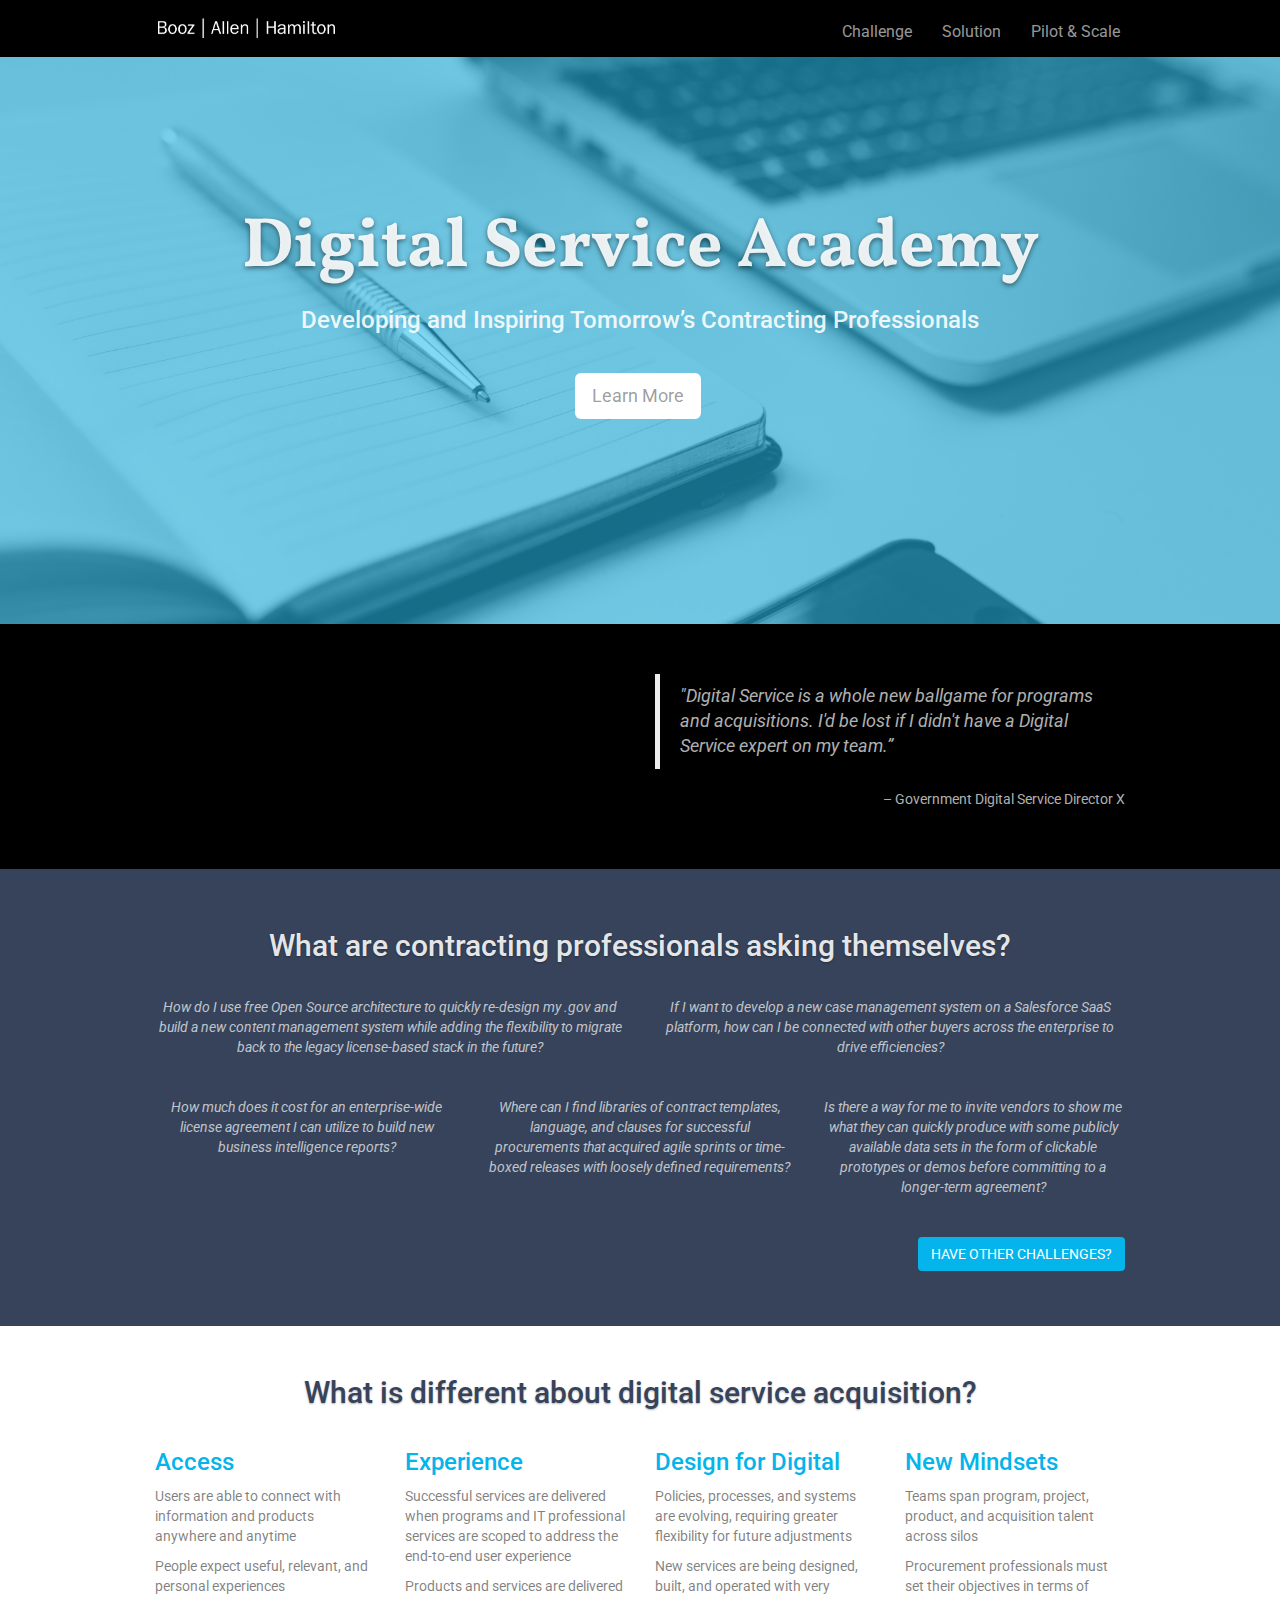
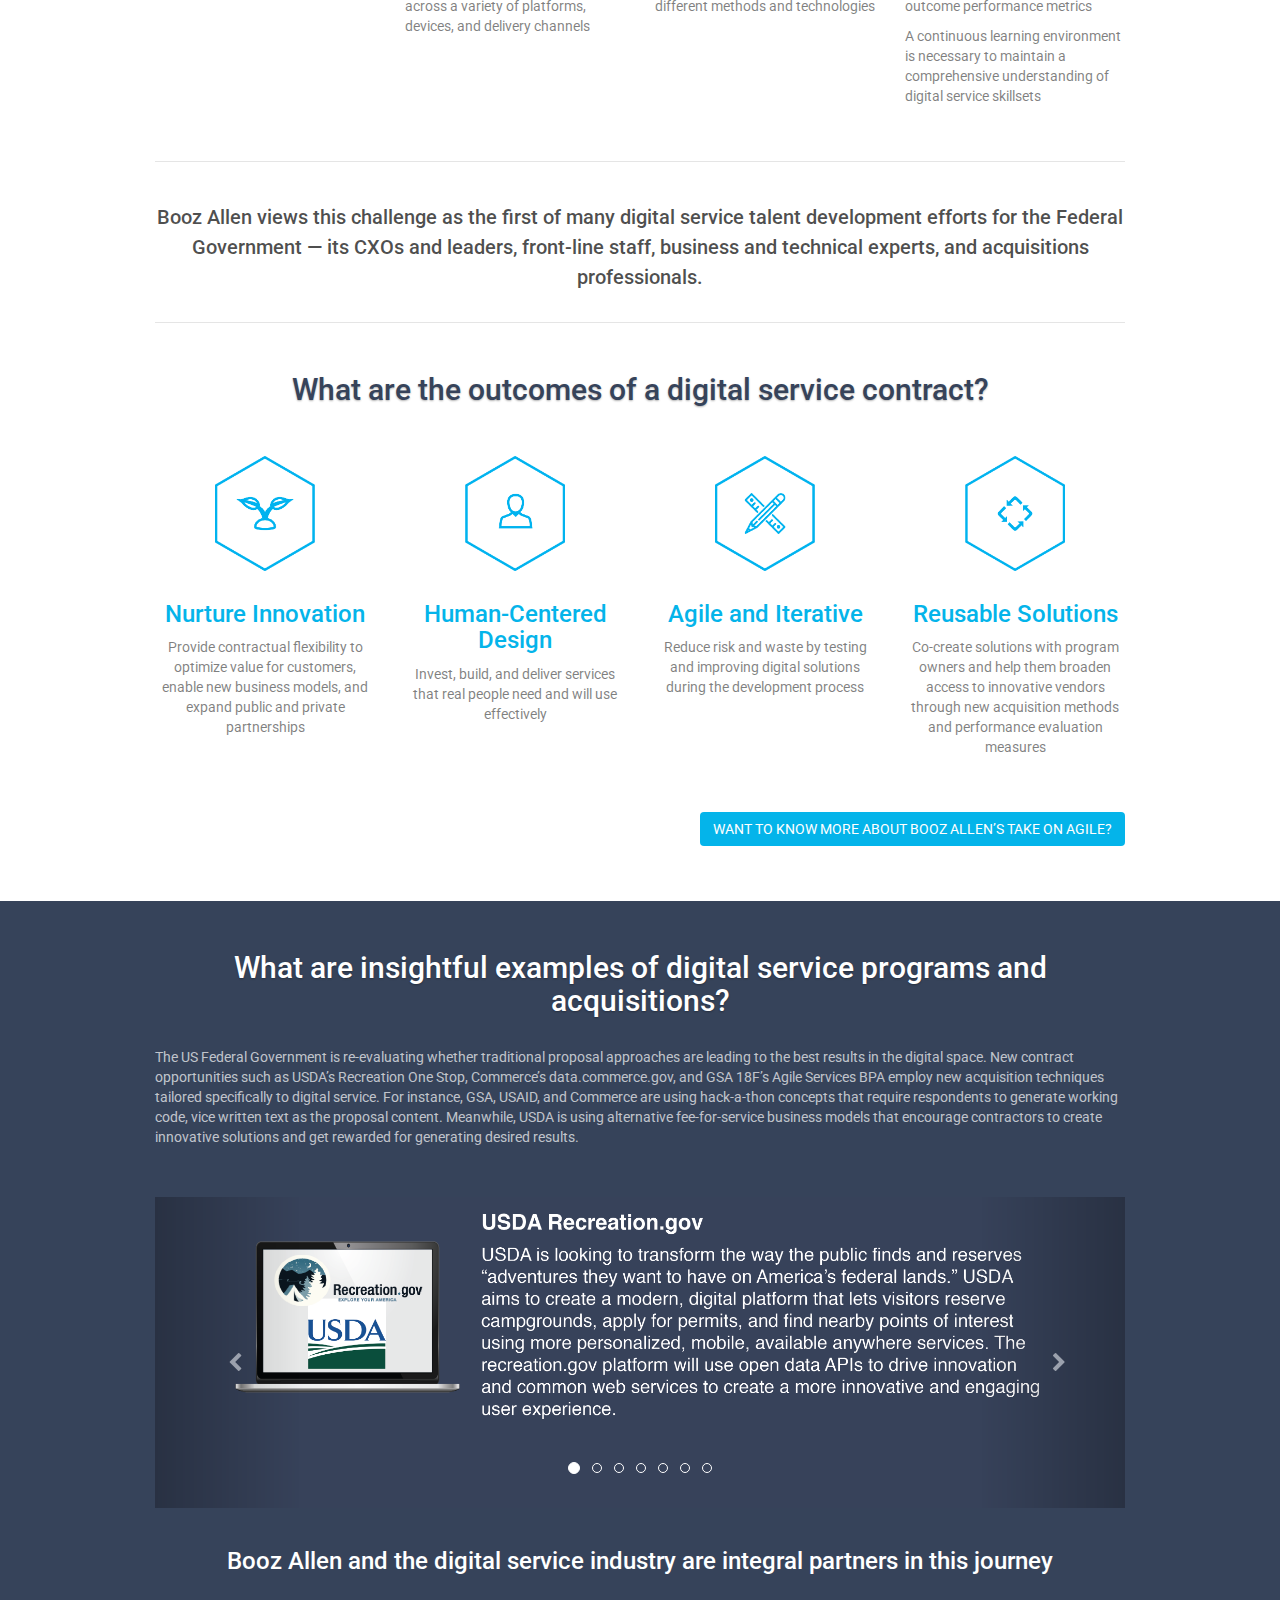
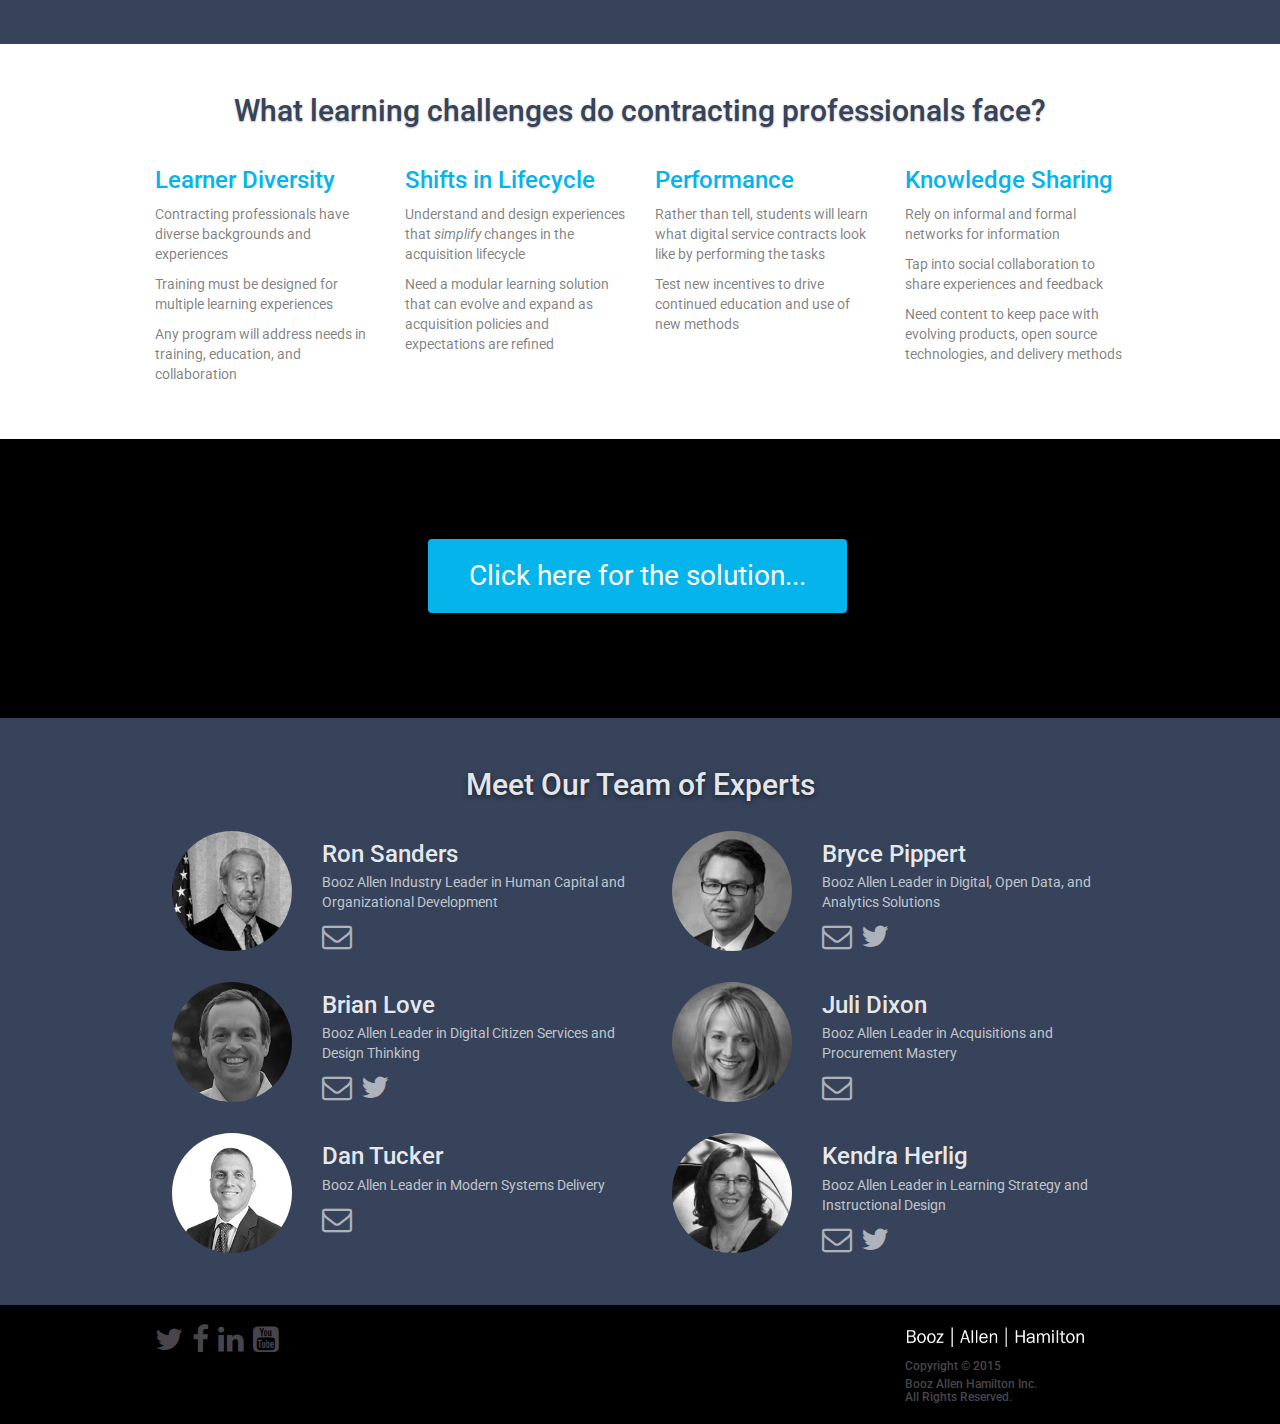
<file: index.html>
<!doctype html>
<html>

<head>
  <meta charset="utf-8">
  <meta name="keywords" content="">
  <meta name="description" content="">
  <link rel="shortcut icon" type="image/png" href="favicon.png" />
  <meta name="viewport" content="width=device-width, initial-scale=1, user-scalable=0">
  <link rel="stylesheet" type="text/css" href="./css/bootstrap.css">
  <link rel="stylesheet" id="ppstyle" type="text/css" href="style.css">
  <link rel='stylesheet' href='./css/font-awesome.min.css' />
  <link href='http://fonts.googleapis.com/css?family=Roboto&subset=latin,latin-ext' rel='stylesheet' type='text/css'>
  <link href='http://fonts.googleapis.com/css?family=Vollkorn&subset=latin,latin-ext' rel='stylesheet' type='text/css'>
  <script src="./js/jquery-2.1.0.min.js"></script>
  <script src="./js/bootstrap.js"></script>
  <script src="./js/blocs.js"></script>

  <!-- Google Analytics -->
  <script>
    (function(i, s, o, g, r, a, m) {
      i['GoogleAnalyticsObject'] = r;
      i[r] = i[r] || function() {
        (i[r].q = i[r].q || []).push(arguments)
      }, i[r].l = 1 * new Date();
      a = s.createElement(o),
        m = s.getElementsByTagName(o)[0];
      a.async = 1;
      a.src = g;
      m.parentNode.insertBefore(a, m)
    })(window, document, 'script', '//www.google-analytics.com/analytics.js', 'ga');

    ga('create', 'UA-63076956-2', 'auto', {
      'cookiePath': '/digital-service-academy/'
    });
    ga('send', 'pageview');
  </script>
  <!-- Google Analytics END -->

  <title>Digital Service Academy</title>
</head>

<body>
  <!-- Main container -->
  <div class="page-container">

    <!-- Navigation Bloc -->
    <div class="bloc bgc-black d-bloc navbar-fixed-top" id="nav-bloc">
      <div class="container">
        <nav class="navbar row">
          <div class="navbar-header">
            <a class="navbar-brand" href="http://www.bah.com">
              <img src="img/booz-allen-logo.png" height="25px" />
            </a>
            <button id="nav-toggle" type="button" class="ui-navbar-toggle navbar-toggle" data-toggle="collapse" data-target=".navbar-1">
              <span class="sr-only">Toggle navigation</span>
              <span class="icon-bar"></span>
              <span class="icon-bar"></span>
              <span class="icon-bar"></span>
            </button>
          </div>
          <div class="collapse navbar-collapse navbar-1">
            <ul class="site-navigation nav navbar-nav">
              <li>
                <a href="index.html">Challenge</a>
              </li>
              <li>
                <a href="solution.html">Solution</a>
              </li>
              <li>
                <a href="pilot.html">Pilot &amp; Scale</a>
              </li>
            </ul>
          </div>
        </nav>
      </div>
    </div>
    <!-- Navigation Bloc END -->

    <!-- home-hero -->
    <div class="bloc b-parallax bgc-black bg-course-blue3 d-bloc" id="home-hero">
      <div class="container bloc-xxl">
        <div class="row">
          <div class="col-sm-12">
            <h1 class="mg-md text-center  lg-shadow">
              Digital Service Academy
            </h1>
            <h3 class="text-center mg-lg">
              Developing and Inspiring Tomorrow&rsquo;s Contracting Professionals
            </h3>
            <div class="text-center">
              <a class="btn   btn-lg btn-white" onclick="scrollToTarget('#main-one')">Learn More</a>
            </div>
          </div>
        </div>
      </div>
    </div>
    <!-- home-hero END -->

    <!-- bloc-2 -->
    <div class="bloc bgc-black d-bloc" id="bloc-2">
      <div class="container bloc-md">
        <div class="row">
          <div class="col-sm-6">
            <p class="text-left text-center">
            </p>
          </div>
          <div class="col-sm-6">
            <blockquote>
              <p class="text-left">
                <i>"Digital Service is a whole new ballgame for programs and acquisitions. I'd be lost if I didn't have a Digital Service expert on my team.”</i>
              </p>
            </blockquote>
            <p class="text-left text-right">
              – Government Digital Service Director X
            </p>
          </div>
        </div>
      </div>
    </div>
    <!-- bloc-2 END -->

    <!-- main-one -->
    <div class="bloc bgc-charcoal d-bloc" id="main-one">
      <div class="container bloc-md">
        <div class="row">
          <div class="col-sm-12">
            <h2 class="text-center sm-shadow mg-sm">
              What are contracting professionals asking themselves?
            </h2>
          </div>
        </div>
        <div class="row voffset">
          <div class="col-sm-6">
            <p class="text-center">
              <i>How do I use free Open Source architecture to quickly re-design my .gov and build a new content management system while adding the flexibility to migrate back to the legacy license-based stack in the future?</i>
            </p>
          </div>
          <div class="col-sm-6">
            <p class="text-center">
              <i>If I want to develop a new case management system on a Salesforce SaaS platform, how can I be connected with other buyers across the enterprise to drive efficiencies?</i>
            </p>
          </div>
        </div>
        <div class="row voffset">
          <div class="col-sm-4">
            <p class="text-center">
              <i>How much does it cost for an enterprise-wide license agreement I can utilize to build new business intelligence reports?</i>
            </p>
          </div>
          <div class="col-sm-4">
            <p class="text-center">
              <i>Where can I find libraries of contract templates, language, and clauses for successful procurements that acquired agile sprints or time-boxed releases with loosely defined requirements?</i>
            </p>
          </div>
          <div class="col-sm-4">
            <p class="text-center">
              <i>Is there a way for me to invite vendors to show me what they can quickly produce with some publicly available data sets in the form of clickable prototypes or demos before committing to a longer-term agreement?</i>
            </p>
          </div>
        </div>
        <div class="row voffset">
          <div class="col-sm-12">
            <a href="https://github.com/booz-allen-hamilton/digital-service-academy/blob/gh-pages/_docs/challenges.md" class="btn  pull-right btn-cyan-process" data-placement="top" data-toggle="tooltip" title="Submit them here!" target="_blank">HAVE OTHER CHALLENGES?</a>
          </div>
        </div>
      </div>
    </div>
    <!-- main-one END -->

    <!-- bloc-4 -->
    <div class="bloc bgc-white l-bloc" id="bloc-4">
      <div class="container bloc-md">
        <div class="row">
          <div class="col-sm-12">
            <h2 class="text-center tc-charcoal sm-shadow mg-clear">
              What is different about digital service acquisition?
            </h2>
          </div>
        </div>
        <div class="row voffset">
          <div class="col-sm-3">
            <h3 class="tc-cyan-process mg-sm">
              Access
            </h3>
            <p class="mg-sm">
              Users are able to connect with information and products anywhere and anytime
            </p>
            <p class="mg-sm">
              People expect useful, relevant, and personal experiences
            </p>
          </div>
          <div class="col-sm-3">
            <h3 class="tc-cyan-process mg-sm">
              Experience
            </h3>
            <p class="mg-sm">
              Successful services are delivered when programs and IT professional services are scoped to address the end-to-end user experience
            </p>
            <p class="mg-sm">
              Products and services are delivered across a variety of platforms, devices, and delivery channels
            </p>
          </div>
          <div class="col-sm-3">
            <h3 class="tc-cyan-process mg-sm">
              Design for Digital
            </h3>
            <p class="mg-sm">
              Policies, processes, and systems are evolving, requiring greater flexibility for future adjustments
            </p>
            <p class="mg-sm">
              New services are being designed, built, and operated with very different methods and technologies
            </p>
          </div>
          <div class="col-sm-3">
            <h3 class="tc-cyan-process mg-sm">
              New Mindsets
            </h3>
            <p class="mg-sm">
              Teams span program, project, product, and acquisition talent across silos
            </p>
            <p class="mg-sm">
              Procurement professionals must set their objectives in terms of outcome performance metrics
            </p>
            <p class="mg-sm">
              A continuous learning environment is necessary to maintain a comprehensive understanding of digital service skillsets
            </p>
          </div>
        </div>
      </div>
    </div>
    <!-- bloc-4 END -->

    <!-- bloc-5 -->
    <div class="bloc bgc-white l-bloc" id="bloc-5">
      <div class="container b-divider bloc-sm">
        <div class="row">
          <div class="col-sm-12">
            <h3 class="text-center ">
              Booz Allen views this challenge as the first of many digital service talent development efforts for the Federal Government — its CXOs and leaders, front-line staff, business and technical experts, and acquisitions professionals.
            </h3>
          </div>
        </div>
      </div>
    </div>
    <!-- bloc-5 END -->

    <!-- bloc-6 -->
    <div class="bloc l-bloc bgc-white" id="bloc-6">
      <div class="container bloc-md">
        <div class="row">
          <div class="col-sm-12">
            <h2 class="text-center sm-shadow mg-clear tc-charcoal">
              What are the outcomes of a digital service contract?
            </h2>
          </div>
        </div>
        <div class="row voffset-md">
          <div class="col-sm-3">
            <img src="img/icon_outcomes-01.png" class="img-responsive center-block mg-md" width="100px" />
            <h3 class="tc-cyan-process mg-sm text-left text-center">
              Nurture Innovation
            </h3>
            <p class="text-left text-center mg-sm">
              Provide contractual flexibility to optimize value for customers, enable new business models, and expand public and private partnerships
            </p>
          </div>
          <div class="col-sm-3">
            <img src="img/icon_outcomes-02.png" class="img-responsive center-block mg-md" width="100px" />
            <h3 class="tc-cyan-process mg-sm text-center">
              Human-Centered Design
            </h3>
            <p class="text-left text-center mg-sm">
              Invest, build, and deliver services that real people need and will use effectively
            </p>
          </div>
          <div class="col-sm-3">
            <img src="img/icon_outcomes-03.png" class="img-responsive center-block mg-md" width="100px" />
            <h3 class="tc-cyan-process mg-sm text-center">
              Agile and Iterative
            </h3>
            <p class="text-left text-center mg-sm">
              Reduce risk and waste by testing and improving digital solutions during the development process
            </p>
          </div>
          <div class="col-sm-3">
            <img src="img/icon_outcomes-04.png" class="img-responsive center-block mg-md" width="100px" />
            <h3 class="tc-cyan-process mg-sm text-center">
              Reusable Solutions
            </h3>
            <p class="text-left text-center mg-sm">
              Co-create solutions with program owners and help them broaden access to innovative vendors through new acquisition methods and performance evaluation measures
            </p>
          </div>
        </div>
        <div class="row voffset-md voffset">
          <div class="col-sm-12">
            <a href="https://github.com/booz-allen-hamilton/Agile-In-Government-Viewpoint/blob/master/Agile-in-Government-Viewpoint.pdf" class="btn  pull-right btn-cyan-process" data-placement="top" data-toggle="tooltip" title="Click here!" target="_blank">WANT TO KNOW MORE ABOUT BOOZ ALLEN&rsquo;S TAKE ON AGILE?</a>
          </div>
        </div>
      </div>
    </div>
    <!-- bloc-6 END -->

    <!-- bloc-7 -->
    <div class="bloc bgc-charcoal d-bloc" id="bloc-7">
      <div class="container">
        <div class="row voffset-md">
          <div class="col-sm-12">
            <h2 class="text-center sm-shadow mg-clear tc-white">
              What are insightful examples of digital service programs and acquisitions?
            </h2>
          </div>
        </div>
        <div class="row voffset">
          <div class="col-sm-12">
            <p class="mg-clear">
              The US Federal Government is re-evaluating whether traditional proposal approaches are leading to the best results in the digital space. New contract opportunities such as USDA&rsquo;s Recreation One Stop, Commerce&rsquo;s data.commerce.gov, and GSA 18F&rsquo;s
              Agile Services BPA employ new acquisition techniques tailored specifically to digital service. For instance, GSA, USAID, and Commerce are using hack-a-thon concepts that require respondents to generate working code, vice written text as
              the proposal content. Meanwhile, USDA is using alternative fee-for-service business models that encourage contractors to create innovative solutions and get rewarded for generating desired results.
            </p>
          </div>
        </div>
      </div>
    </div>
    <!-- bloc-7 END -->

    <!-- bloc-8 -->
    <div class="bloc bgc-charcoal d-bloc" id="bloc-8">
      <div class="container bloc-md">
        <div class="row">
          <div class="col-sm-12">
            <div id="carousel-2" class="carousel slide" data-ride="carousel">
              <ol class="carousel-indicators">
                <li data-target="#carousel-2" data-slide-to="0" class="active">
                </li>
                <li data-target="#carousel-2" data-slide-to="1">
                </li>
                <li data-target="#carousel-2" data-slide-to="2">
                </li>
                <li data-target="#carousel-2" data-slide-to="3">
                </li>
                <li data-target="#carousel-2" data-slide-to="4">
                </li>
                <li data-target="#carousel-2" data-slide-to="5">
                </li>
                <li data-target="#carousel-2" data-slide-to="6">
                </li>
              </ol>
              <div class="carousel-inner">
                <div class="item active">
                  <img src="img/carousel_06-22-15_NEW_final-01.png" />
                  <div class="carousel-caption">
                  </div>
                </div>
                <div class="item">
                  <img src="img/carousel_06-22-15_NEW_final-03.png" />
                  <div class="carousel-caption">
                  </div>
                </div>
                <div class="item">
                  <img src="img/carousel_06-22-15_NEW_final-06.png" />
                  <div class="carousel-caption">
                  </div>
                </div>
                <div class="item">
                  <img src="img/carousel_06-22-15_NEW_final-04.png" />
                  <div class="carousel-caption">
                  </div>
                </div>
                <div class="item">
                  <img src="img/carousel_06-22-15_NEW_final-02.png" />
                  <div class="carousel-caption">
                  </div>
                </div>
                <div class="item">
                  <img src="img/carousel_06-22-15_NEW_final-05.png" />
                  <div class="carousel-caption">
                  </div>
                </div>
                <div class="item">
                  <img src="img/carousel_06-22-15_NEW_final-07.png" />
                  <div class="carousel-caption">
                  </div>
                </div>
              </div>
              <a class="left carousel-control" href="#carousel-2" role="button" data-slide="prev">
                <span class="fa fa-chevron-left"></span>
                <span class="sr-only">Previous</span>
              </a>
              <a class="right carousel-control" href="#carousel-2" role="button" data-slide="next">
                <span class="fa fa-chevron-right"></span>
                <span class="sr-only">Next</span>
              </a>
            </div>
          </div>
        </div>
        <div class="row voffset">
          <div class="col-sm-12">
            <h3 class="text-center mg-md tc-white">
              Booz Allen and the digital service industry are integral partners in this journey
            </h3>
          </div>
        </div>
      </div>
    </div>
    <!-- bloc-8 END -->

    <!-- bloc-9 -->
    <div class="bloc bgc-white l-bloc" id="bloc-9">
      <div class="container bloc-md">
        <div class="row">
          <div class="col-sm-12">
            <h2 class="text-center tc-charcoal mg-clear sm-shadow">
              What learning challenges do contracting professionals face?
            </h2>
          </div>
        </div>
        <div class="row voffset">
          <div class="col-sm-3">
            <h3 class="tc-cyan-process mg-sm">
              Learner Diversity
            </h3>
            <p class="mg-sm">
              Contracting professionals have diverse backgrounds and experiences
            </p>
            <p class="mg-sm">
              Training must be designed for multiple learning experiences
            </p>
            <p class="mg-sm">
              Any program will address needs in training, education, and collaboration
            </p>
          </div>
          <div class="col-sm-3">
            <h3 class="tc-cyan-process mg-sm">
              Shifts in Lifecycle
            </h3>
            <p class="mg-sm">
              Understand and design experiences that <i>simplify</i> changes in the acquisition lifecycle
            </p>
            <p class="mg-sm">
              Need a modular learning solution that can evolve and expand as acquisition policies and expectations are refined
            </p>
          </div>
          <div class="col-sm-3">
            <h3 class="tc-cyan-process mg-sm">
              Performance
            </h3>
            <p class="mg-sm">
              Rather than tell, students will learn what digital service contracts look like by performing the tasks
            </p>
            <p class="mg-sm">
              Test new incentives to drive continued education and use of new methods
            </p>
          </div>
          <div class="col-sm-3">
            <h3 class="tc-cyan-process mg-sm">
              Knowledge Sharing
            </h3>
            <p class="mg-sm">
              Rely on informal and formal networks for information
            </p>
            <p class="mg-sm">
              Tap into social collaboration to share experiences and feedback
            </p>
            <p class="mg-sm">
              Need content to keep pace with evolving products, open source technologies, and delivery methods
            </p>
          </div>
        </div>
      </div>
    </div>
    <!-- bloc-9 END -->

    <!-- cta -->
    <div class="bloc bgc-black d-bloc" id="cta">
      <div class="container bloc-lg">
        <div class="row">
          <div class="col-sm-12">
            <div class="text-center">
              <a href="solution.html" class="btn   btn-xl btn-cyan-process">Click here for the solution...</a>
            </div>
          </div>
        </div>
      </div>
    </div>
    <!-- cta END -->

    <!-- contacts -->
    <div class="bloc bgc-charcoal d-bloc" id="contacts">
      <div class="container bloc-md">
        <div class="row">
          <div class="col-sm-12">
            <h2 class="text-center mg-clear lg-shadow">
              Meet Our Team of Experts
            </h2>
          </div>
        </div>
        <div class="row voffset">
          <div class="col-sm-2">
            <img src="img/Ron.jpg" class="img-responsive img-circle pull-right" width="120px" />
          </div>
          <div class="col-sm-4">
            <h3 class="mg-sm">
              Ron Sanders
            </h3>
            <p>
              Booz Allen Industry Leader in Human Capital and Organizational Development
            </p>
            <a href="mailto:sanders_ron@bah.com" target="_blank">
              <span class="fa fa-envelope-o icon icon-mail icon-md pull-left"></span>
            </a>
          </div>
          <div class="col-sm-2">
            <img src="img/Bryce.jpg" class="img-responsive img-circle pull-right" width="120px" />
          </div>
          <div class="col-sm-4">
            <h3 class="mg-sm">
              Bryce Pippert
            </h3>
            <p>
              Booz Allen Leader in Digital, Open Data, and Analytics Solutions
            </p>
            <a href="mailto:pippert_bryce@bah.com" target="_blank">
              <span class="fa fa-envelope-o icon icon-mail icon-md pull-left"></span>
            </a>
            <a href="https://twitter.com/brycepippert" target="_blank">
              <span class="fa fa-twitter icon-md pull-left"></span>
            </a>
          </div>
        </div>
        <div class="row voffset">
          <div class="col-sm-2">
            <img src="img/Brian.jpg" class="img-responsive img-circle pull-right" width="120px" />
          </div>
          <div class="col-sm-4">
            <h3 class="mg-sm">
              Brian Love
            </h3>
            <p>
              Booz Allen Leader in Digital Citizen Services and Design Thinking
            </p>
            <a href="mailto:love_brian@bah.com" target="_blank">
              <span class="fa fa-envelope-o icon icon-mail icon-md pull-left"></span>
            </a>
            <a href="https://twitter.com/blovelax" target="_blank">
              <span class="fa fa-twitter icon-md pull-left"></span>
            </a>
          </div>
          <div class="col-sm-2">
            <img src="img/Juli.jpg" class="img-responsive img-circle pull-right" width="120px" />
          </div>
          <div class="col-sm-4">
            <h3 class="mg-sm">
              Juli Dixon
            </h3>
            <p>
              Booz Allen Leader in Acquisitions and Procurement Mastery
            </p>
            <a href="mailto:dixon_juli@bah.com" target="_blank">
              <span class="fa fa-envelope-o icon icon-mail icon-md pull-left"></span>
            </a>
            <a href="https://twitter.com/blovelax" target="_blank"></a>
          </div>
        </div>
        <div class="row voffset">
          <div class="col-sm-2">
            <img src="img/Dan.jpg" class="img-responsive img-circle pull-right" width="120px" />
          </div>
          <div class="col-sm-4">
            <h3 class="mg-sm">
              Dan Tucker
            </h3>
            <p>
              Booz Allen Leader in Modern Systems Delivery
            </p>
            <a href="mailto:tucker_dan@bah.com" target="_blank"></a>
            <a href="mailto:tucker_dan@bah.com" target="_blank">
              <span class="fa fa-envelope-o icon icon-mail icon-md pull-left"></span>
            </a>
          </div>
          <div class="col-sm-2">
            <img src="img/Kendra.jpg" class="img-responsive img-circle pull-right" width="120px" />
          </div>
          <div class="col-sm-4">
            <h3 class="mg-sm">
              Kendra Herlig
            </h3>
            <p>
              Booz Allen Leader in Learning Strategy and Instructional Design
            </p>
            <a href="mailto:herlig_kendra@bah.com" target="_blank">
              <span class="fa fa-envelope-o icon-md pull-left"></span>
            </a>
            <a href="https://twitter.com/kherlig/" target="_blank">
              <span class="fa fa-twitter icon-md pull-left"></span>
            </a>
          </div>
        </div>
      </div>
    </div>
    <!-- contacts END -->

    <!-- ScrollToTop Button -->
    <a class="bloc-button btn btn-d scrollToTop" onclick="scrollToTarget('1')">
      <span class="fa fa-chevron-up"></span>
    </a>
    <!-- ScrollToTop Button END-->


    <!-- Footer - footer -->
    <div class="bloc bgc-black d-bloc" id="footer">
      <div class="container bloc-sm">
        <div class="row">
          <div class="col-sm-3">
            <a href="http://www.twitter.com/BoozAllen/" target="_blank">
              <span class="fa fa-twitter icon-md pull-left icon-outer-space"></span>
            </a>
            <a href="http://www.facebook.com/boozallen/" target="_blank">
              <span class="fa fa-facebook icon-md pull-left icon-outer-space"></span>
            </a>
            <a href="http://www.linkedin.com/companies/booz-allen-hamilton/custom?trk=copro_tab" target="_blank">
              <span class="fa fa-linkedin icon-md pull-left icon-outer-space"></span>
            </a>
            <a href="http://www.youtube.com/boozallen/" target="_blank">
              <span class="fa fa-youtube-square icon-md pull-left icon-outer-space"></span>
            </a>
          </div>
          <div class="col-sm-3">
            <h3 class="mg-md">
            </h3>
          </div>
          <div class="col-sm-3">
            <h3 class="mg-md">
            </h3>
          </div>
          <div class="col-sm-3">
            <a href="http://www.boozallen.com/" target="_blank">
              <img src="img/booz-allen-logo.png" height="25px" />
            </a>
            <h6 class="text-left mg-sm tc-outer-space">
              Copyright © 2015
            </h6>
            <h6 class="text-left mg-clear tc-outer-space">
              Booz Allen Hamilton Inc.
            </h6>
            <h6 class="text-left mg-clear tc-outer-space">
              All Rights Reserved.
            </h6>
          </div>
        </div>
      </div>
    </div>
    <!-- Footer - footer END -->
  </div>
  <!-- Main container END -->

</body>

</html>
</file>
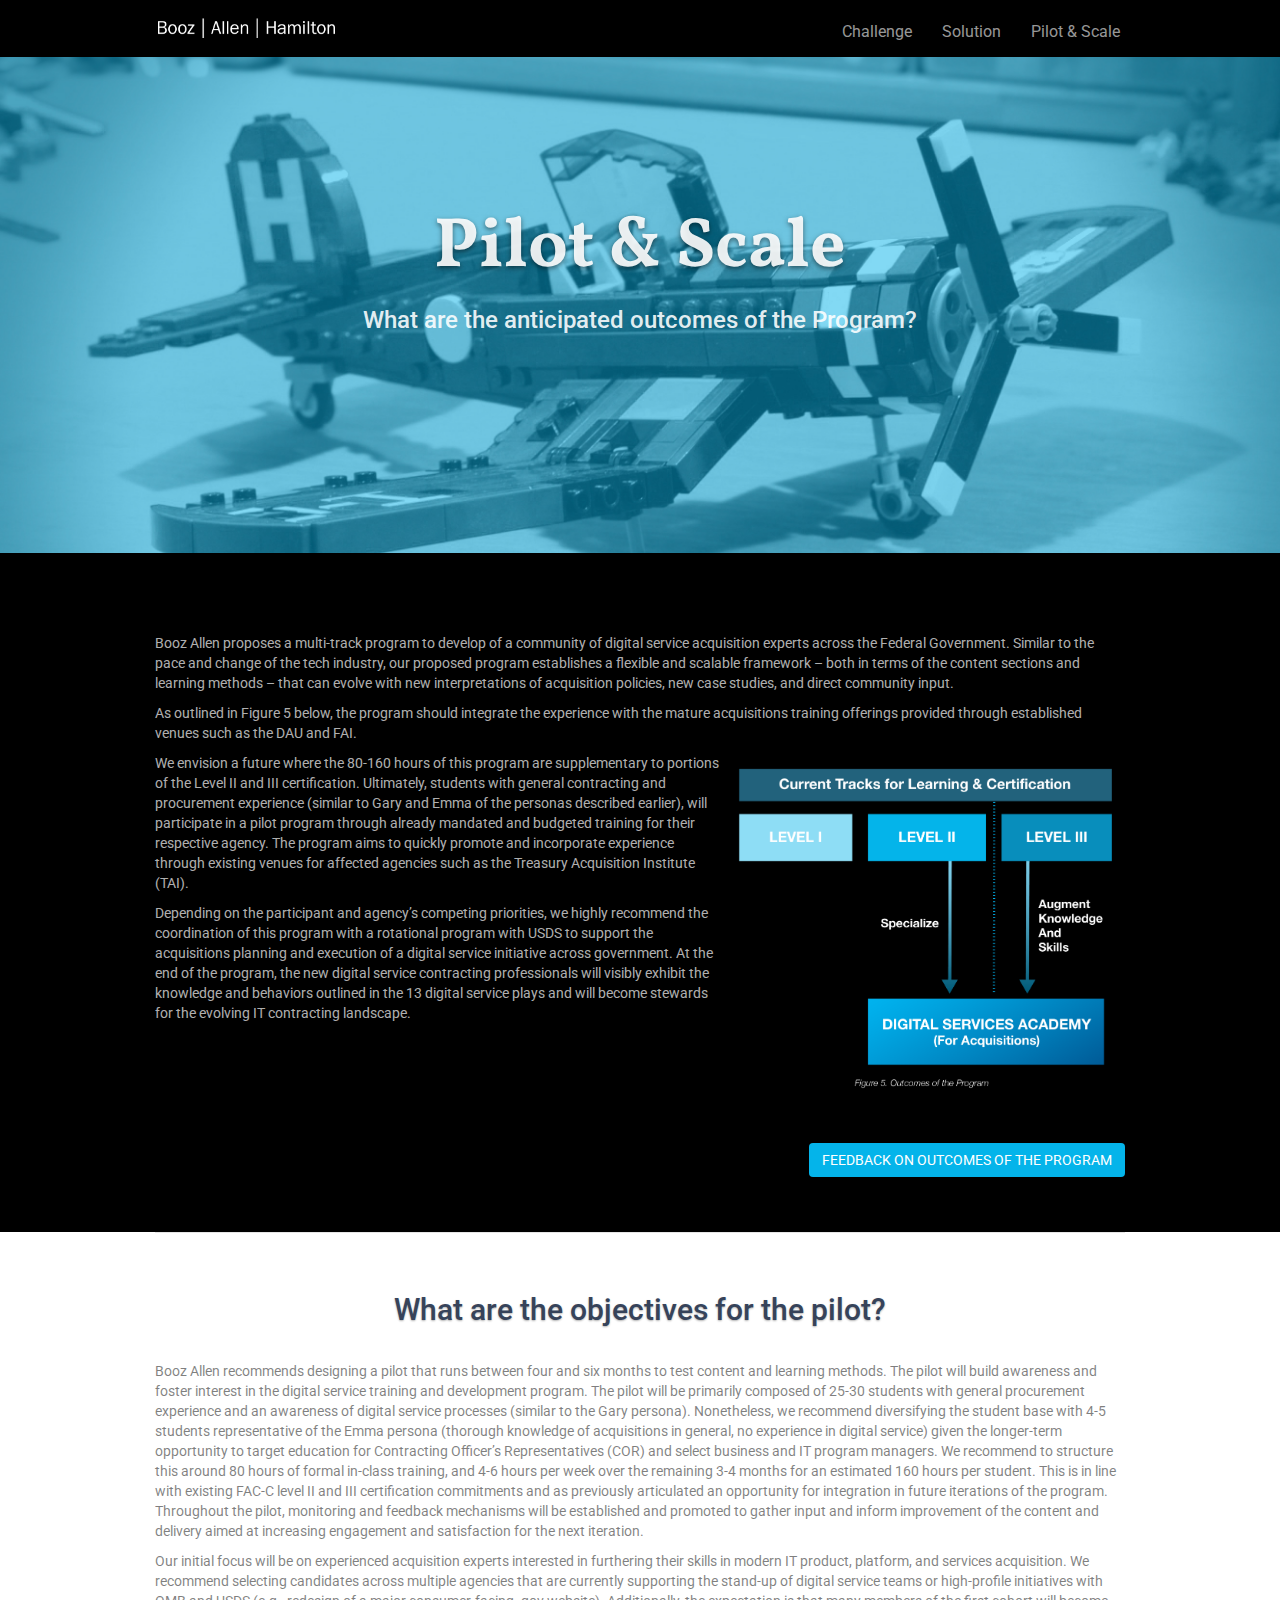
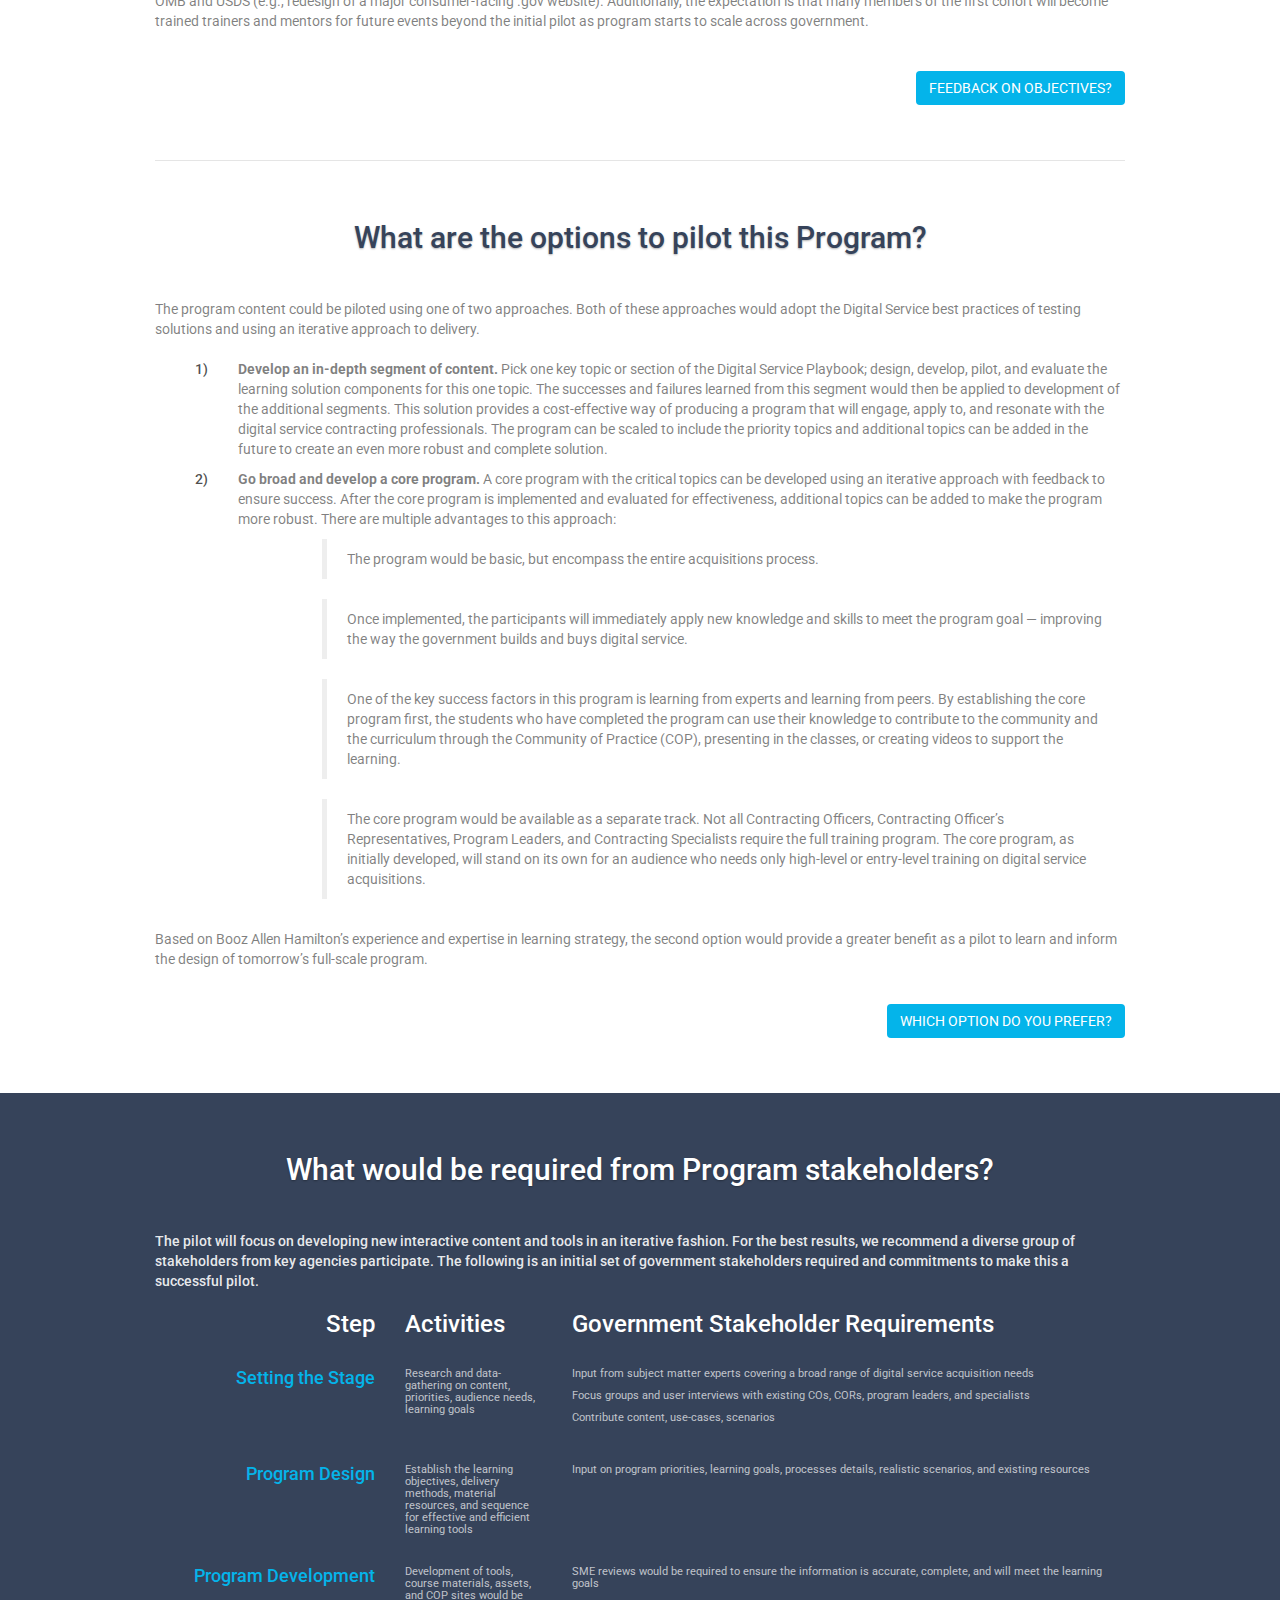
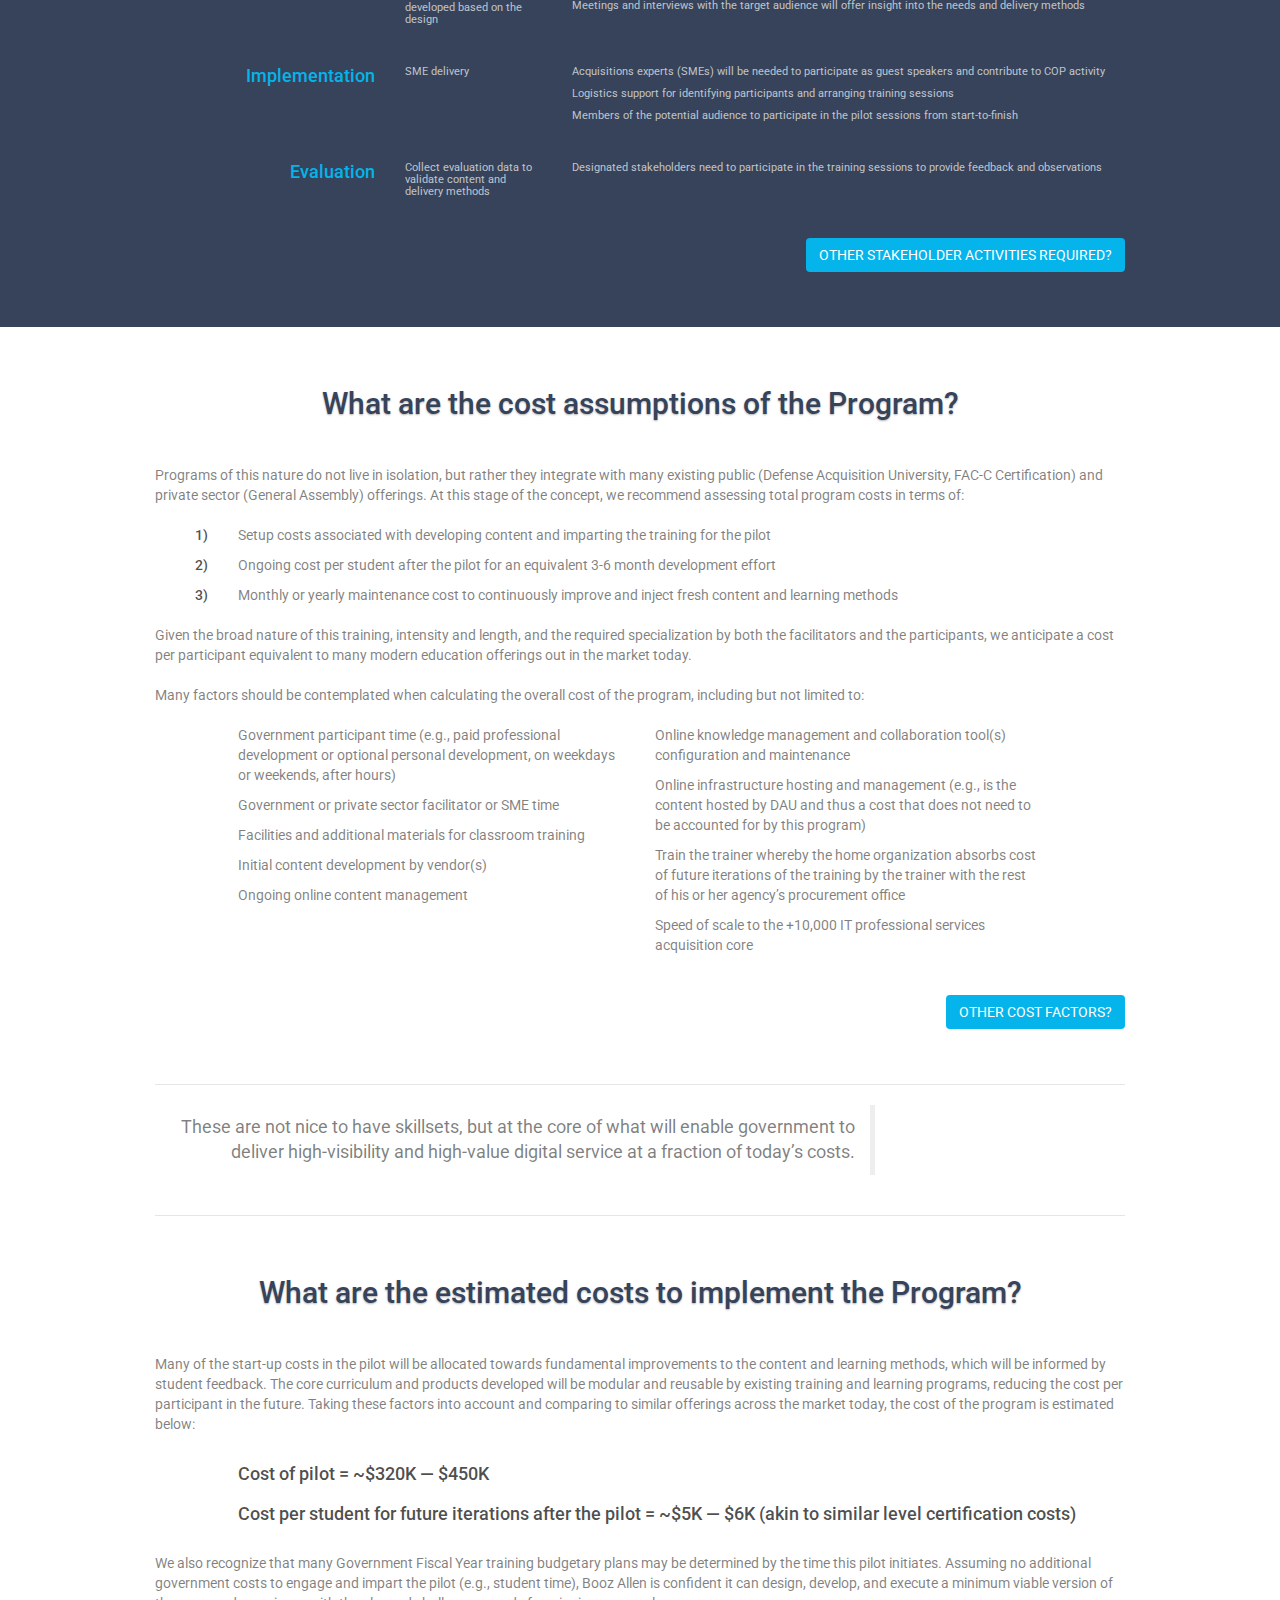
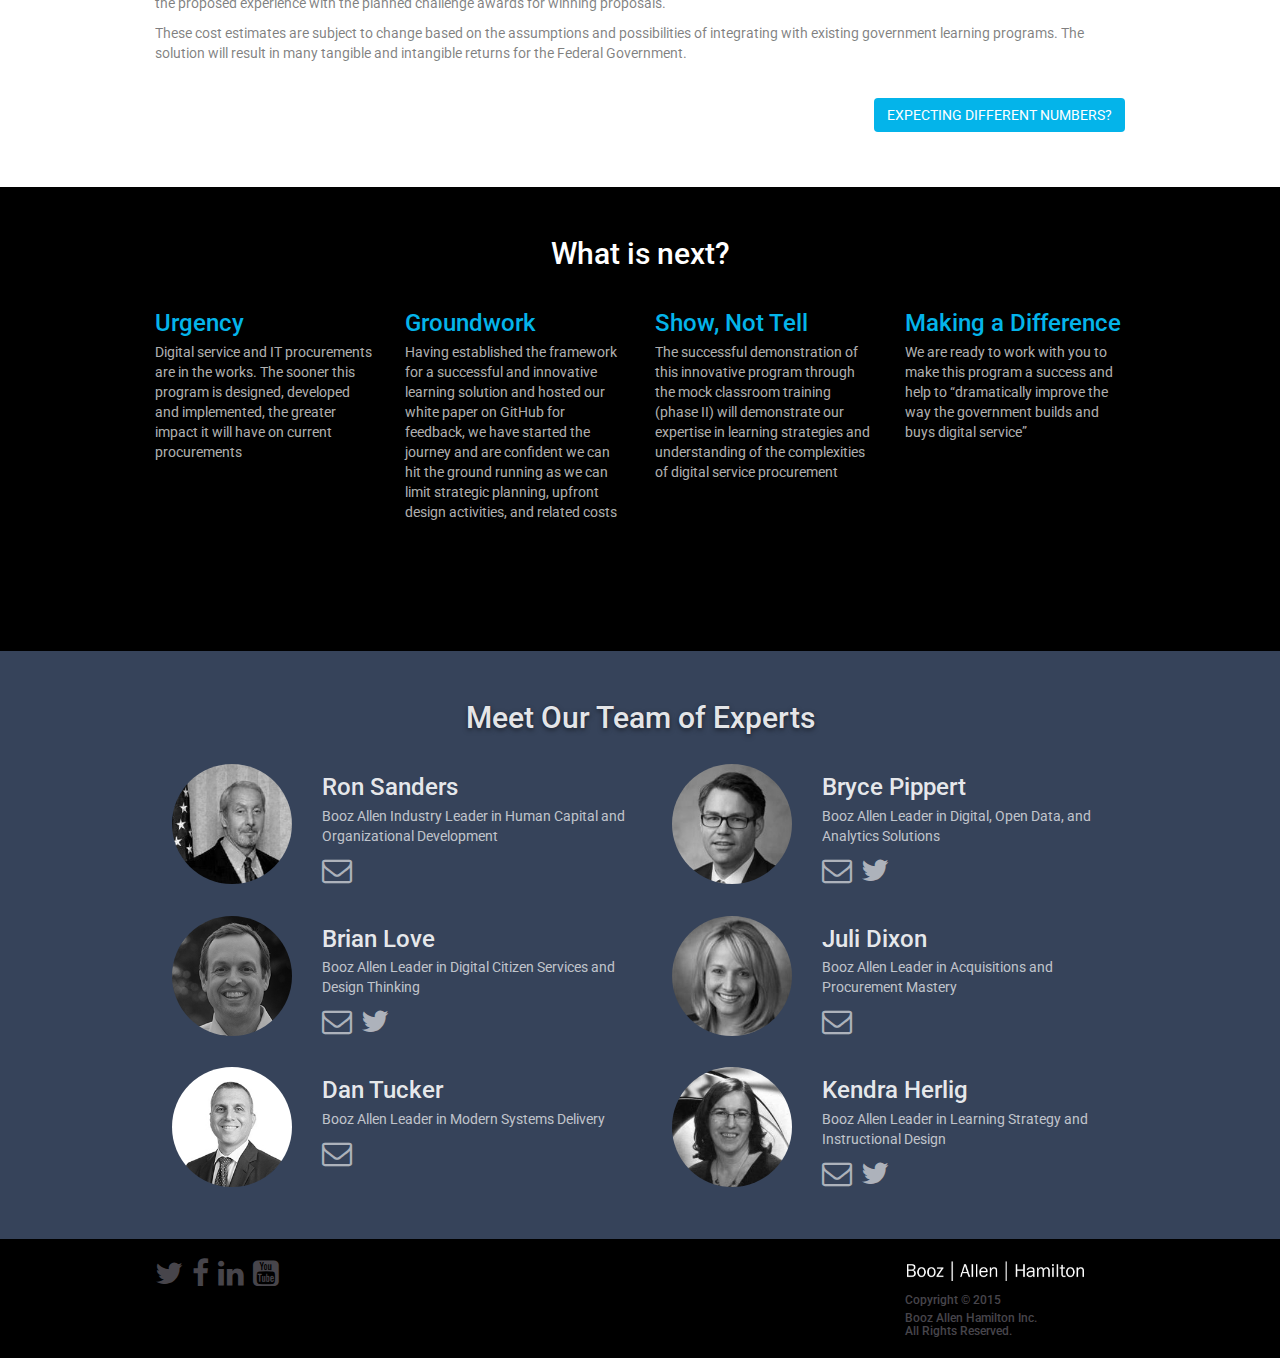
<file: pilot.html>
<!doctype html>
<html>

<head>
  <meta charset="utf-8">
  <meta name="keywords" content="">
  <meta name="description" content="">
  <link rel="shortcut icon" type="image/png" href="favicon.png" />
  <meta name="viewport" content="width=device-width, initial-scale=1, user-scalable=0">
  <link rel="stylesheet" type="text/css" href="./css/bootstrap.css">
  <link rel="stylesheet" id="ppstyle" type="text/css" href="style.css">
  <link rel='stylesheet' href='./css/font-awesome.min.css' />
  <link href='http://fonts.googleapis.com/css?family=Roboto&subset=latin,latin-ext' rel='stylesheet' type='text/css'>
  <link href='http://fonts.googleapis.com/css?family=Vollkorn&subset=latin,latin-ext' rel='stylesheet' type='text/css'>
  <script src="./js/jquery-2.1.0.min.js"></script>
  <script src="./js/bootstrap.js"></script>
  <script src="./js/blocs.js"></script>

  <!-- Google Analytics -->
  <script>
    (function(i, s, o, g, r, a, m) {
      i['GoogleAnalyticsObject'] = r;
      i[r] = i[r] || function() {
        (i[r].q = i[r].q || []).push(arguments)
      }, i[r].l = 1 * new Date();
      a = s.createElement(o),
        m = s.getElementsByTagName(o)[0];
      a.async = 1;
      a.src = g;
      m.parentNode.insertBefore(a, m)
    })(window, document, 'script', '//www.google-analytics.com/analytics.js', 'ga');

    ga('create', 'UA-63076956-2', 'auto', {
      'cookiePath': '/digital-service-academy/'
    });
    ga('send', 'pageview');
  </script>
  <!-- Google Analytics END -->

  <title>Pilot - Digital Service Academy</title>
</head>

<body>
  <!-- Main container -->
  <div class="page-container">

    <!-- Navigation Bloc -->
    <div id="b-nav" class="bloc-container">
      <div id="bloc-nav" class="d-mode">
        <div class="bloc bgc-black d-bloc navbar-fixed-top" id="nav-bloc">
          <div class="container">
            <nav class="navbar row">
              <div class="navbar-header">
                <a class="navbar-brand" href="http://www.bah.com">
                  <img src="img/booz-allen-logo.png" height="25px" />
                </a>
                <button id="nav-toggle" type="button" class="ui-navbar-toggle navbar-toggle" data-toggle="collapse" data-target=".navbar-1">
                  <span class="sr-only">Toggle navigation</span>
                  <span class="icon-bar"></span>
                  <span class="icon-bar"></span>
                  <span class="icon-bar"></span>
                </button>
              </div>
              <div class="collapse navbar-collapse navbar-1">
                <ul class="site-navigation nav navbar-nav">
                  <li>
                    <a href="index.html">Challenge</a>
                  </li>
                  <li>
                    <a href="solution.html">Solution</a>
                  </li>
                  <li>
                    <a href="pilot.html">Pilot &amp; Scale</a>
                  </li>
                </ul>
              </div>
            </nav>
          </div>
        </div>
      </div>
    </div>
    <!-- Navigation Bloc END -->

    <!-- home-hero -->
    <div class="bloc bgc-black b-parallax bg-pilot-blue3 d-bloc" id="home-hero">
      <div class="container bloc-xxl">
        <div class="row">
          <div class="col-sm-12">
            <h1 class="mg-md text-center  lg-shadow">
              <strong>Pilot &amp; Scale</strong>
            </h1>
            <h3 class="mg-md text-center">
              What are the anticipated outcomes of the Program?
            </h3>
          </div>
        </div>
      </div>
    </div>
    <!-- Background Image Credit: https://www.flickr.com/photos/pmiaki/6800329716 -->
    <!-- home-hero END -->

    <!-- main-one -->
    <div class="bloc bgc-black d-bloc" id="main-one">
      <div class="container bloc-md">
        <div class="row voffset">
          <div class="col-sm-12">
            <p class="text-left">
              Booz Allen proposes a multi-track program to develop of a community of digital service acquisition experts across the Federal Government. Similar to the pace and change of the tech industry, our proposed program establishes a flexible and scalable framework
              – both in terms of the content sections and learning methods – that can evolve with new interpretations of acquisition policies, new case studies, and direct community input.
            </p>
            <p class="text-left">
              As outlined in Figure 5 below, the program should integrate the experience with the mature acquisitions training offerings provided through established venues such as the DAU and FAI.
            </p>
            <img src="img/OFPP-graphics-fig5-v11-02.png" class="img-responsive pull-right" width="400px" />
            <p class="text-left">
              We envision a future where the 80-160 hours of this program are supplementary to portions of the Level II and III certification. Ultimately, students with general contracting and procurement experience (similar to Gary and Emma of the personas described
              earlier), will participate in a pilot program through already mandated and budgeted training for their respective agency. The program aims to quickly promote and incorporate experience through existing venues for affected agencies such as
              the Treasury Acquisition Institute (TAI).
            </p>
            <p class="text-left">
              Depending on the participant and agency&rsquo;s competing priorities, we highly recommend the coordination of this program with a rotational program with USDS to support the acquisitions planning and execution of a digital service initiative across government.
              At the end of the program, the new digital service contracting professionals will visibly exhibit the knowledge and behaviors outlined in the 13 digital service plays and will become stewards for the evolving IT contracting landscape.
            </p>
          </div>
        </div>
        <div class="row voffset">
          <div class="col-sm-12">
            <a href="https://github.com/booz-allen-hamilton/digital-service-academy/blob/gh-pages/_docs/outcomes.md" class="btn  pull-right btn-cyan-process" data-placement="top" data-toggle="tooltip" title="Submit them here!" target="_blank">FEEDBACK ON OUTCOMES OF THE PROGRAM</a>
          </div>
        </div>
      </div>
    </div>
    <!-- main-one END -->

    <!-- bloc-28 -->
    <div class="bloc bgc-white l-bloc" id="bloc-28">
      <div class="container bloc-md b-divider">
        <div class="row">
          <div class="col-sm-12">
            <h2 class="text-center sm-shadow mg-sm tc-charcoal">
              What are the objectives for the pilot?
            </h2>
          </div>
        </div>
        <div class="row voffset">
          <div class="col-sm-12">
            <p class="text-left">
              Booz Allen recommends designing a pilot that runs between four and six months to test content and learning methods. The pilot will build awareness and foster interest in the digital service training and development program. The pilot will be primarily
              composed of 25-30 students with general procurement experience and an awareness of digital service processes (similar to the Gary persona). Nonetheless, we recommend diversifying the student base with 4-5 students representative of the Emma
              persona (thorough knowledge of acquisitions in general, no experience in digital service) given the longer-term opportunity to target education for Contracting Officer&rsquo;s Representatives (COR) and select business and IT program managers.
              We recommend to structure this around 80 hours of formal in-class training, and 4-6 hours per week over the remaining 3-4 months for an estimated 160 hours per student. This is in line with existing FAC-C level II and III certification commitments
              and as previously articulated an opportunity for integration in future iterations of the program. Throughout the pilot, monitoring and feedback mechanisms will be established and promoted to gather input and inform improvement of the content
              and delivery aimed at increasing engagement and satisfaction for the next iteration.
            </p>
            <p class="text-left">
              Our initial focus will be on experienced acquisition experts interested in furthering their skills in modern IT product, platform, and services acquisition. We recommend selecting candidates across multiple agencies that are currently supporting the stand-up
              of digital service teams or high-profile initiatives with OMB and USDS (e.g., redesign of a major consumer-facing .gov website). Additionally, the expectation is that many members of the first cohort will become trained trainers and mentors
              for future events beyond the initial pilot as program starts to scale across government.
            </p>
          </div>
        </div>
        <div class="row voffset">
          <div class="col-sm-12">
            <a href="https://github.com/booz-allen-hamilton/digital-service-academy/blob/gh-pages/_docs/objectives.md" class="btn  pull-right btn-cyan-process" data-placement="top" data-toggle="tooltip" title="Submit them here!" target="_blank">FEEDBACK ON OBJECTIVES?</a>
          </div>
        </div>
      </div>
    </div>
    <!-- bloc-28 END -->

    <!-- bloc-29 -->
    <div class="bloc bgc-white l-bloc" id="bloc-29">
      <div class="container bloc-md">
        <div class="row">
          <div class="col-sm-12">
            <h2 class="text-center sm-shadow mg-sm tc-charcoal">
              What are the options to pilot this Program?
            </h2>
          </div>
        </div>
        <div class="row voffset">
          <div class="col-sm-12">
            <p class="text-left mg-md ">
              The program content could be piloted using one of two approaches. Both of these approaches would adopt the Digital Service best practices of testing solutions and using an iterative approach to delivery.
            </p>
          </div>
        </div>
        <div class="row">
          <div class="col-sm-1">
            <h4 class="text-right mg-clear ">
              1)
            </h4>
          </div>
          <div class="col-sm-11">
            <p class="text-left ">
              <strong>Develop an in-depth segment of content.</strong> Pick one key topic or section of the Digital Service Playbook; design, develop, pilot, and evaluate the learning solution components for this one topic. The successes and failures learned
              from this segment would then be applied to development of the additional segments. This solution provides a cost-effective way of producing a program that will engage, apply to, and resonate with the digital service contracting professionals.
              The program can be scaled to include the priority topics and additional topics can be added in the future to create an even more robust and complete solution.
            </p>
          </div>
        </div>
        <div class="row">
          <div class="col-sm-1">
            <h4 class="text-right mg-clear ">
              2)
            </h4>
          </div>
          <div class="col-sm-11">
            <p class="text-left ">
              <strong>Go broad and develop a core program.</strong> A core program with the critical topics can be developed using an iterative approach with feedback to ensure success. After the core program is implemented and evaluated for effectiveness, additional
              topics can be added to make the program more robust. There are multiple advantages to this approach:
            </p>
          </div>
        </div>
        <div class="row">
          <div class="col-sm-2">
            <h4 class="text-right mg-clear ">
            </h4>
          </div>
          <div class="col-sm-10">
            <blockquote>
              <p class=" text-left">
                The program would be basic, but encompass the entire acquisitions process.
              </p>
            </blockquote>
            <blockquote>
              <p class=" text-left">
                Once implemented, the participants will immediately apply new knowledge and skills to meet the program goal — improving the way the government builds and buys digital service.
              </p>
            </blockquote>
            <blockquote>
              <p class=" text-left">
                One of the key success factors in this program is learning from experts and learning from peers. By establishing the core program first, the students who have completed the program can use their knowledge to contribute to the community and the curriculum
                through the Community of Practice (COP), presenting in the classes, or creating videos to support the learning.
              </p>
            </blockquote>
            <blockquote>
              <p class=" text-left">
                The core program would be available as a separate track. Not all Contracting Officers, Contracting Officer&rsquo;s Representatives, Program Leaders, and Contracting Specialists require the full training program. The core program, as initially developed,
                will stand on its own for an audience who needs only high-level or entry-level training on digital service acquisitions.
              </p>
            </blockquote>
          </div>
        </div>
        <div class="row">
          <div class="col-sm-12">
            <p class="text-left  mg-sm">
              Based on Booz Allen Hamilton&rsquo;s experience and expertise in learning strategy, the second option would provide a greater benefit as a pilot to learn and inform the design of tomorrow&rsquo;s full-scale program.
            </p>
          </div>
        </div>
        <div class="row voffset">
          <div class="col-sm-12">
            <a href="https://github.com/booz-allen-hamilton/digital-service-academy/blob/gh-pages/_docs/pilot_options.md" class="btn  pull-right btn-cyan-process" data-placement="top" data-toggle="tooltip" title="Submit them here!" target="_blank">WHICH OPTION DO YOU PREFER?</a>
          </div>
        </div>
      </div>
    </div>
    <!-- bloc-29 END -->

    <!-- bloc-30 -->
    <div class="bloc bgc-charcoal d-bloc" id="bloc-30">
      <div class="container bloc-md">
        <div class="row">
          <div class="col-sm-12">
            <h2 class="text-center sm-shadow mg-sm tc-white">
              What would be required from Program stakeholders?
            </h2>
          </div>
        </div>
        <div class="row voffset">
          <div class="col-sm-12">
            <h5 class="mg-md ">
              The pilot will focus on developing new interactive content and tools in an iterative fashion. For the best results, we recommend a diverse group of stakeholders from key agencies participate. The following is an initial set of government stakeholders
              required and commitments to make this a successful pilot.
            </h5>
          </div>
        </div>
        <div class="row">
          <div class="col-sm-3">
            <h3 class="mg-clear text-right tc-white">
              Step
            </h3>
          </div>
          <div class="col-sm-2">
            <h3 class="mg-clear tc-white">
              Activities
            </h3>
          </div>
          <div class="col-sm-7">
            <h3 class="mg-clear tc-white">
              Government Stakeholder Requirements
            </h3>
          </div>
        </div>
        <div class="row voffset">
          <div class="col-sm-3">
            <h4 class="text-right tc-cyan-process mg-clear">
              Setting the Stage
            </h4>
          </div>
          <div class="col-sm-2">
            <p>
              Research and data-gathering on content, priorities, audience needs, learning goals
            </p>
          </div>
          <div class="col-sm-7">
            <p>
              Input from subject matter experts covering a broad range of digital service acquisition needs
            </p>
            <p>
              Focus groups and user interviews with existing COs, CORs, program leaders, and specialists
            </p>
            <p>
              Contribute content, use-cases, scenarios
            </p>
          </div>
        </div>
        <div class="row voffset">
          <div class="col-sm-3">
            <h4 class="text-right mg-clear tc-cyan-process">
              Program Design
            </h4>
          </div>
          <div class="col-sm-2">
            <p class=" mg-clear">
              Establish the learning objectives, delivery methods, material resources, and sequence for effective and efficient learning tools
            </p>
          </div>
          <div class="col-sm-7">
            <p>
              Input on program priorities, learning goals, processes details, realistic scenarios, and existing resources
            </p>
          </div>
        </div>
        <div class="row voffset">
          <div class="col-sm-3">
            <h4 class="text-right mg-clear tc-cyan-process">
              Program Development
            </h4>
          </div>
          <div class="col-sm-2">
            <p>
              Development of tools, course materials, assets, and COP sites would be developed based on the design
            </p>
          </div>
          <div class="col-sm-7">
            <p>
              SME reviews would be required to ensure the information is accurate, complete, and will meet the learning goals
            </p>
            <p>
              Meetings and interviews with the target audience will offer insight into the needs and delivery methods
            </p>
          </div>
        </div>
        <div class="row voffset">
          <div class="col-sm-3">
            <h4 class="text-right mg-clear tc-cyan-process">
              Implementation
            </h4>
          </div>
          <div class="col-sm-2">
            <p>
              SME delivery
            </p>
          </div>
          <div class="col-sm-7">
            <p>
              Acquisitions experts (SMEs) will be needed to participate as guest speakers and contribute to COP activity
            </p>
            <p>
              Logistics support for identifying participants and arranging training sessions
            </p>
            <p>
              Members of the potential audience to participate in the pilot sessions from start-to-finish
            </p>
          </div>
        </div>
        <div class="row voffset">
          <div class="col-sm-3">
            <h4 class="text-right mg-clear tc-cyan-process">
              Evaluation
            </h4>
          </div>
          <div class="col-sm-2">
            <p>
              Collect evaluation data to validate content and delivery methods
            </p>
          </div>
          <div class="col-sm-7">
            <p>
              Designated stakeholders need to participate in the training sessions to provide feedback and observations
            </p>
          </div>
        </div>
        <div class="row voffset">
          <div class="col-sm-12">
            <a href="https://github.com/booz-allen-hamilton/digital-service-academy/blob/gh-pages/_docs/stakeholder_activities.md" class="btn  pull-right btn-cyan-process" data-placement="top" data-toggle="tooltip" title="Submit them here!" target="_blank">OTHER STAKEHOLDER ACTIVITIES REQUIRED?</a>
          </div>
        </div>
      </div>
    </div>
    <!-- bloc-30 END -->

    <!-- bloc-31 -->
    <div class="bloc bgc-white l-bloc" id="bloc-31">
      <div class="container bloc-md">
        <div class="row">
          <div class="col-sm-12">
            <h2 class="text-center sm-shadow mg-sm tc-charcoal">
              What are the cost assumptions of the Program?
            </h2>
          </div>
        </div>
        <div class="row voffset">
          <div class="col-sm-12">
            <p class="text-left mg-md">
              Programs of this nature do not live in isolation, but rather they integrate with many existing public (Defense Acquisition University, FAC-C Certification) and private sector (General Assembly) offerings. At this stage of the concept, we recommend assessing
              total program costs in terms of:
            </p>
          </div>
        </div>
        <div class="row">
          <div class="col-sm-1">
            <h4 class="text-right mg-clear ">
              1)
            </h4>
          </div>
          <div class="col-sm-11">
            <p class="text-left">
              Setup costs associated with developing content and imparting the training for the pilot
            </p>
          </div>
        </div>
        <div class="row">
          <div class="col-sm-1">
            <h4 class="text-right mg-clear ">
              2)
            </h4>
          </div>
          <div class="col-sm-11">
            <p class="text-left">
              Ongoing cost per student after the pilot for an equivalent 3-6 month development effort
            </p>
          </div>
        </div>
        <div class="row">
          <div class="col-sm-1">
            <h4 class="text-right mg-clear ">
              3)
            </h4>
          </div>
          <div class="col-sm-11">
            <p class="text-left">
              Monthly or yearly maintenance cost to continuously improve and inject fresh content and learning methods
            </p>
          </div>
        </div>
        <div class="row">
          <div class="col-sm-12">
            <p class="text-left mg-md">
              Given the broad nature of this training, intensity and length, and the required specialization by both the facilitators and the participants, we anticipate a cost per participant equivalent to many modern education offerings out in the market today.
            </p>
            <p class="text-left mg-md">
              Many factors should be contemplated when calculating the overall cost of the program, including but not limited to:
            </p>
          </div>
        </div>
        <div class="row">
          <div class="col-sm-11 col-sm-4 col-sm-113 col-sm-114114 col-sm-114113114113 col-sm-1">
            <h4 class="mg-md ">
            </h4>
          </div>
          <div class="col-sm-5">
            <p class="text-left">
              Government participant time (e.g., paid professional development or optional personal development, on weekdays or weekends, after hours)
            </p>
            <p class="text-left">
              Government or private sector facilitator or SME time
            </p>
            <p class="text-left">
              Facilities and additional materials for classroom training
            </p>
            <p class="text-left">
              Initial content development by vendor(s)
            </p>
            <p class="text-left">
              Ongoing online content management
            </p>
          </div>
          <div class="col-sm-5">
            <p class="text-left">
              Online knowledge management and collaboration tool(s) configuration and maintenance
            </p>
            <p class="text-left">
              Online infrastructure hosting and management (e.g., is the content hosted by DAU and thus a cost that does not need to be accounted for by this program)
            </p>
            <p class="text-left">
              Train the trainer whereby the home organization absorbs cost of future iterations of the training by the trainer with the rest of his or her agency&rsquo;s procurement office
            </p>
            <p class="text-left">
              Speed of scale to the +10,000 IT professional services acquisition core
            </p>
          </div>
        </div>
        <div class="row voffset">
          <div class="col-sm-12">
            <a href="https://github.com/booz-allen-hamilton/digital-service-academy/blob/gh-pages/_docs/cost_factors.md" class="btn  pull-right btn-cyan-process" data-placement="top" data-toggle="tooltip" title="Submit them here!" target="_blank">OTHER COST FACTORS?</a>
          </div>
        </div>
      </div>
    </div>
    <!-- bloc-31 END -->

    <!-- bloc-32 -->
    <div class="bloc l-bloc bgc-white" id="bloc-32">
      <div class="container bloc-sm b-divider">
        <div class="row">
          <div class="col-sm-9">
            <blockquote class="blockquote-reverse">
              <p>
                These are not nice to have skillsets, but at the core of what will enable government to deliver high-visibility and high-value digital service at a fraction of today&rsquo;s costs.
              </p>
            </blockquote>
          </div>
          <div class="col-sm-3">
            <h1 class="mg-md">
            </h1>
          </div>
        </div>
      </div>
    </div>
    <!-- bloc-32 END -->

    <!-- bloc-33 -->
    <div class="bloc bgc-white l-bloc" id="bloc-33">
      <div class="container bloc-md">
        <div class="row">
          <div class="col-sm-12">
            <h2 class="text-center sm-shadow mg-sm tc-charcoal">
              What are the estimated costs to implement the Program?
            </h2>
          </div>
        </div>
        <div class="row voffset">
          <div class="col-sm-12">
            <p class="text-left mg-md">
              Many of the start-up costs in the pilot will be allocated towards fundamental improvements to the content and learning methods, which will be informed by student feedback. The core curriculum and products developed will be modular and reusable by existing
              training and learning programs, reducing the cost per participant in the future. Taking these factors into account and comparing to similar offerings across the market today, the cost of the program is estimated below:
            </p>
          </div>
        </div>
        <div class="row">
          <div class="col-sm-1">
            <h4 class="text-right mg-clear">
            </h4>
          </div>
          <div class="col-sm-11">
            <h4 class="mg-md">
              Cost of pilot = ~$320K — $450K
            </h4>
            <h4 class="mg-md">
              Cost per student for future iterations after the pilot = ~$5K — $6K (akin to similar level certification costs)
            </h4>
          </div>
        </div>
        <div class="row">
          <div class="col-sm-12">
            <p class="text-left mg-sm">
              We also recognize that many Government Fiscal Year training budgetary plans may be determined by the time this pilot initiates. Assuming no additional government costs to engage and impart the pilot (e.g., student time), Booz Allen is confident it can
              design, develop, and execute a minimum viable version of the proposed experience with the planned challenge awards for winning proposals.
            </p>
            <p class="text-left mg-sm">
              These cost estimates are subject to change based on the assumptions and possibilities of integrating with existing government learning programs. The solution will result in many tangible and intangible returns for the Federal Government.
            </p>
          </div>
        </div>
        <div class="row voffset">
          <div class="col-sm-12">
            <a href="https://github.com/booz-allen-hamilton/digital-service-academy/blob/gh-pages/_docs/cost_estimates.md" class="btn  pull-right btn-cyan-process" data-placement="top" data-toggle="tooltip" title="Submit them here!" target="_blank">EXPECTING DIFFERENT NUMBERS?</a>
          </div>
        </div>
      </div>
    </div>
    <!-- bloc-33 END -->

    <!-- bloc-34 -->
    <div class="bloc bgc-black d-bloc" id="bloc-34">
      <div class="container bloc-md">
        <div class="row">
          <div class="col-sm-12">
            <h2 class="text-center sm-shadow mg-clear tc-white">
              What is next?
            </h2>
          </div>
        </div>
        <div class="row voffset">
          <div class="col-sm-3">
            <h3 class="tc-cyan-process mg-sm">
              Urgency
            </h3>
            <p>
              Digital service and IT procurements are in the works. The sooner this program is designed, developed and implemented, the greater impact it will have on current procurements
            </p>
          </div>
          <div class="col-sm-3">
            <h3 class="tc-cyan-process mg-sm">
              Groundwork
            </h3>
            <p>
              Having established the framework for a successful and innovative learning solution and hosted our white paper on GitHub for feedback, we have started the journey and are confident we can hit the ground running as we can limit strategic planning, upfront
              design activities, and related costs
            </p>
          </div>
          <div class="col-sm-3">
            <h3 class="tc-cyan-process mg-sm">
              Show, Not Tell
            </h3>
            <p>
              The successful demonstration of this innovative program through the mock classroom training (phase II) will demonstrate our expertise in learning strategies and understanding of the complexities of digital service procurement
            </p>
          </div>
          <div class="col-sm-3">
            <h3 class="tc-cyan-process mg-sm">
              Making a Difference
            </h3>
            <p>
              We are ready to work with you to make this program a success and help to “dramatically improve the way the government builds and buys digital service”
            </p>
          </div>
        </div>
      </div>
    </div>
    <!-- bloc-34 END -->

    <!-- cta -->
    <div class="bloc bgc-black d-bloc" id="cta">
      <div class="container">
        <div class="row">
          <div class="col-sm-12">
            <h1 class="mg-md tc-black">
              .
            </h1>
          </div>
        </div>
      </div>
    </div>
    <!-- cta END -->

    <!-- contacts -->
    <div class="bloc bgc-charcoal d-bloc" id="contacts">
      <div class="container bloc-md">
        <div class="row">
          <div class="col-sm-12">
            <h2 class="text-center mg-clear lg-shadow">
              Meet Our Team of Experts
            </h2>
          </div>
        </div>
        <div class="row voffset">
          <div class="col-sm-2">
            <img src="img/Ron.jpg" class="img-responsive img-circle pull-right" width="120px" />
          </div>
          <div class="col-sm-4">
            <h3 class="mg-sm">
              Ron Sanders
            </h3>
            <p>
              Booz Allen Industry Leader in Human Capital and Organizational Development
            </p>
            <a href="mailto:sanders_ron@bah.com" target="_blank">
              <span class="fa fa-envelope-o icon icon-mail icon-md pull-left"></span>
            </a>
          </div>
          <div class="col-sm-2">
            <img src="img/Bryce.jpg" class="img-responsive img-circle pull-right" width="120px" />
          </div>
          <div class="col-sm-4">
            <h3 class="mg-sm">
              Bryce Pippert
            </h3>
            <p>
              Booz Allen Leader in Digital, Open Data, and Analytics Solutions
            </p>
            <a href="mailto:pippert_bryce@bah.com" target="_blank">
              <span class="fa fa-envelope-o icon icon-mail icon-md pull-left"></span>
            </a>
            <a href="https://twitter.com/brycepippert" target="_blank">
              <span class="fa fa-twitter icon-md pull-left"></span>
            </a>
          </div>
        </div>
        <div class="row voffset">
          <div class="col-sm-2">
            <img src="img/Brian.jpg" class="img-responsive img-circle pull-right" width="120px" />
          </div>
          <div class="col-sm-4">
            <h3 class="mg-sm">
              Brian Love
            </h3>
            <p>
              Booz Allen Leader in Digital Citizen Services and Design Thinking
            </p>
            <a href="mailto:love_brian@bah.com" target="_blank">
              <span class="fa fa-envelope-o icon icon-mail icon-md pull-left"></span>
            </a>
            <a href="https://twitter.com/blovelax" target="_blank">
              <span class="fa fa-twitter icon-md pull-left"></span>
            </a>
          </div>
          <div class="col-sm-2">
            <img src="img/Juli.jpg" class="img-responsive img-circle pull-right" width="120px" />
          </div>
          <div class="col-sm-4">
            <h3 class="mg-sm">
              Juli Dixon
            </h3>
            <p>
              Booz Allen Leader in Acquisitions and Procurement Mastery
            </p>
            <a href="mailto:dixon_juli@bah.com" target="_blank">
              <span class="fa fa-envelope-o icon icon-mail icon-md pull-left"></span>
            </a>
            <a href="https://twitter.com/blovelax" target="_blank"></a>
          </div>
        </div>
        <div class="row voffset">
          <div class="col-sm-2">
            <img src="img/Dan.jpg" class="img-responsive img-circle pull-right" width="120px" />
          </div>
          <div class="col-sm-4">
            <h3 class="mg-sm">
              Dan Tucker
            </h3>
            <p>
              Booz Allen Leader in Modern Systems Delivery
            </p>
            <a href="mailto:tucker_dan@bah.com" target="_blank"></a>
            <a href="mailto:tucker_dan@bah.com" target="_blank">
              <span class="fa fa-envelope-o icon icon-mail icon-md pull-left"></span>
            </a>
          </div>
          <div class="col-sm-2">
            <img src="img/Kendra.jpg" class="img-responsive img-circle pull-right" width="120px" />
          </div>
          <div class="col-sm-4">
            <h3 class="mg-sm">
              Kendra Herlig
            </h3>
            <p>
              Booz Allen Leader in Learning Strategy and Instructional Design
            </p>
            <a href="mailto:herlig_kendra@bah.com" target="_blank">
              <span class="fa fa-envelope-o icon-md pull-left"></span>
            </a>
            <a href="https://twitter.com/kherlig/" target="_blank">
              <span class="fa fa-twitter icon-md pull-left"></span>
            </a>
          </div>
        </div>
      </div>
    </div>
    <!-- contacts END -->

    <!-- ScrollToTop Button -->
    <a class="bloc-button btn btn-d scrollToTop" onclick="scrollToTarget('1')">
      <span class="fa fa-chevron-up"></span>
    </a>
    <!-- ScrollToTop Button END-->


    <!-- Footer - footer -->
    <div class="bloc bgc-black d-bloc" id="footer">
      <div class="container bloc-sm">
        <div class="row">
          <div class="col-sm-3">
            <a href="http://www.twitter.com/BoozAllen/" target="_blank">
              <span class="fa fa-twitter icon-md pull-left icon-outer-space"></span>
            </a>
            <a href="http://www.facebook.com/boozallen/" target="_blank">
              <span class="fa fa-facebook icon-md pull-left icon-outer-space"></span>
            </a>
            <a href="http://www.linkedin.com/companies/booz-allen-hamilton/custom?trk=copro_tab" target="_blank">
              <span class="fa fa-linkedin icon-md pull-left icon-outer-space"></span>
            </a>
            <a href="http://www.youtube.com/boozallen/" target="_blank">
              <span class="fa fa-youtube-square icon-md pull-left icon-outer-space"></span>
            </a>
          </div>
          <div class="col-sm-3">
            <h3 class="mg-md">
            </h3>
          </div>
          <div class="col-sm-3">
            <h3 class="mg-md">
            </h3>
          </div>
          <div class="col-sm-3">
            <a href="http://www.boozallen.com/" target="_blank">
              <img src="img/booz-allen-logo.png" height="25px" />
            </a>
            <h6 class="text-left mg-sm tc-outer-space">
              Copyright © 2015
            </h6>
            <h6 class="text-left mg-clear tc-outer-space">
              Booz Allen Hamilton Inc.
            </h6>
            <h6 class="text-left mg-clear tc-outer-space">
              All Rights Reserved.
            </h6>
          </div>
        </div>
      </div>
    </div>
    <!-- Footer - footer END -->
  </div>
  <!-- Main container END -->

</body>

</html>
</file>
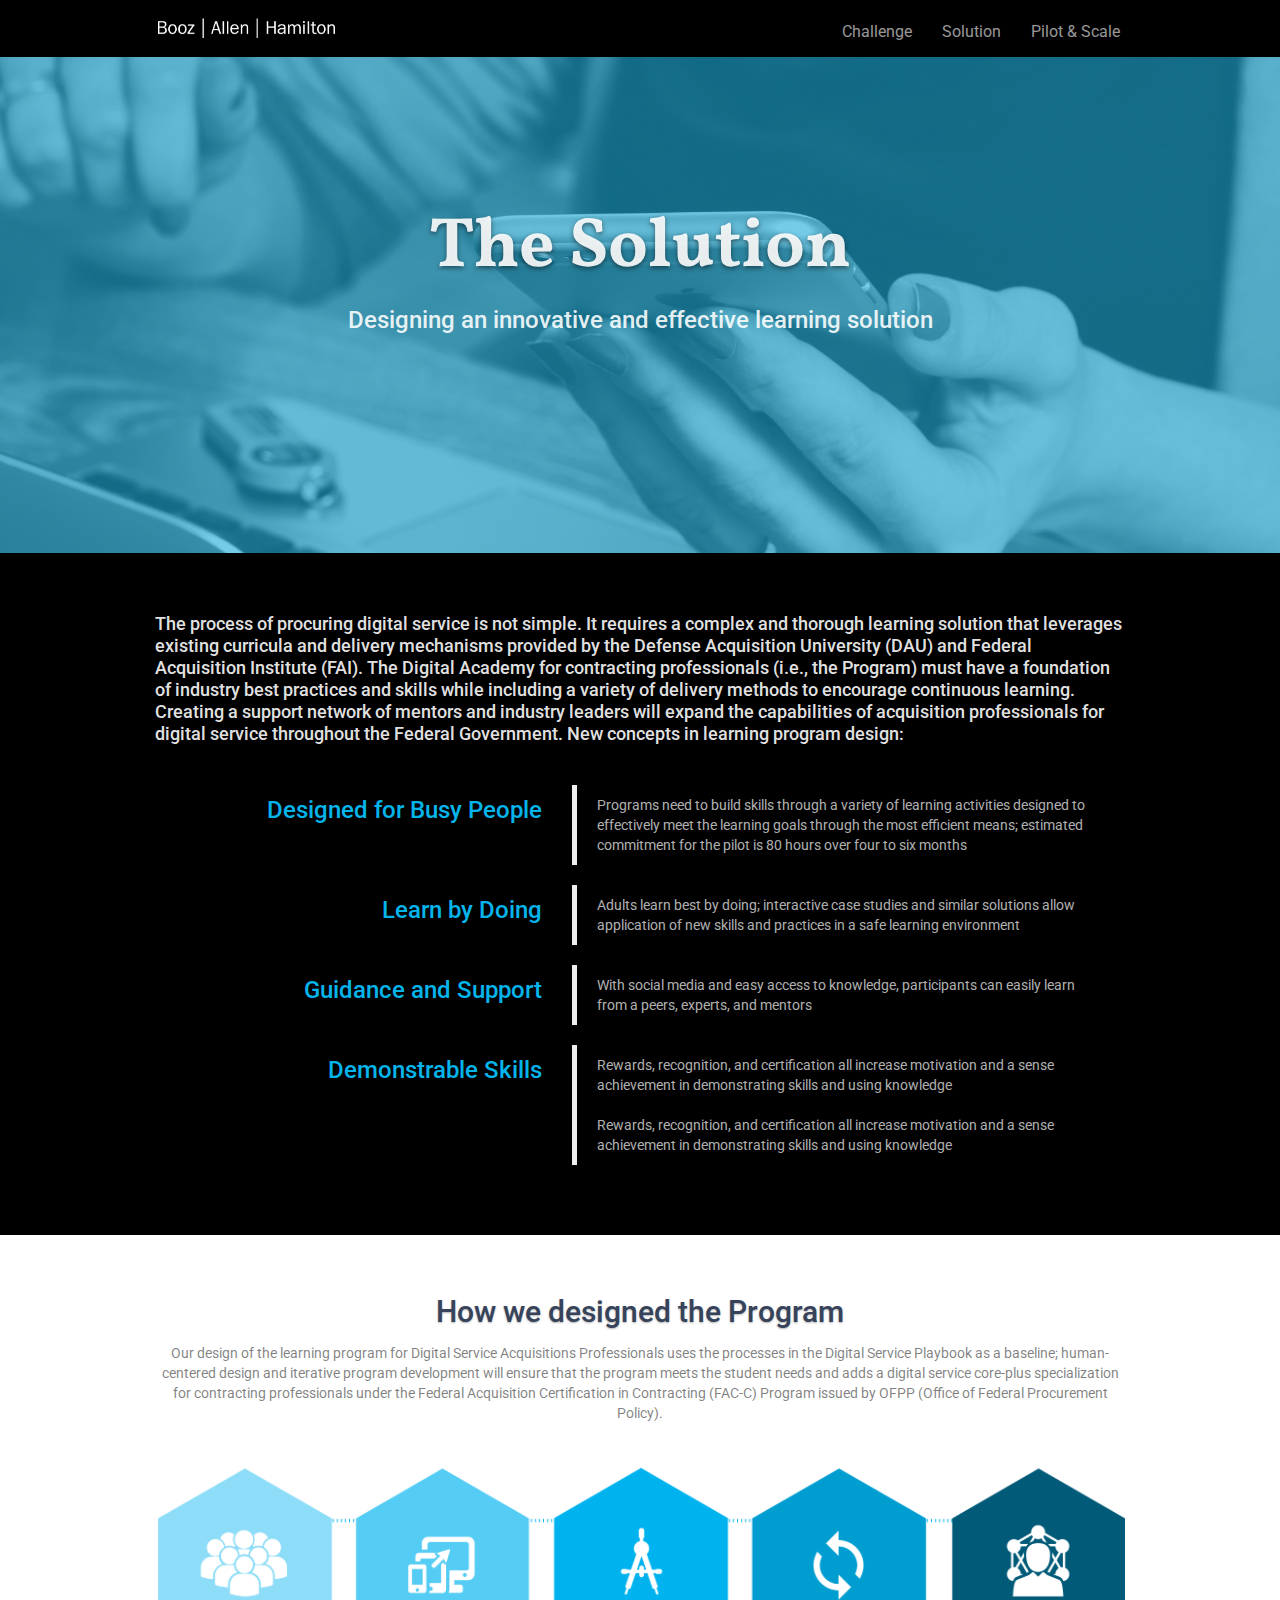
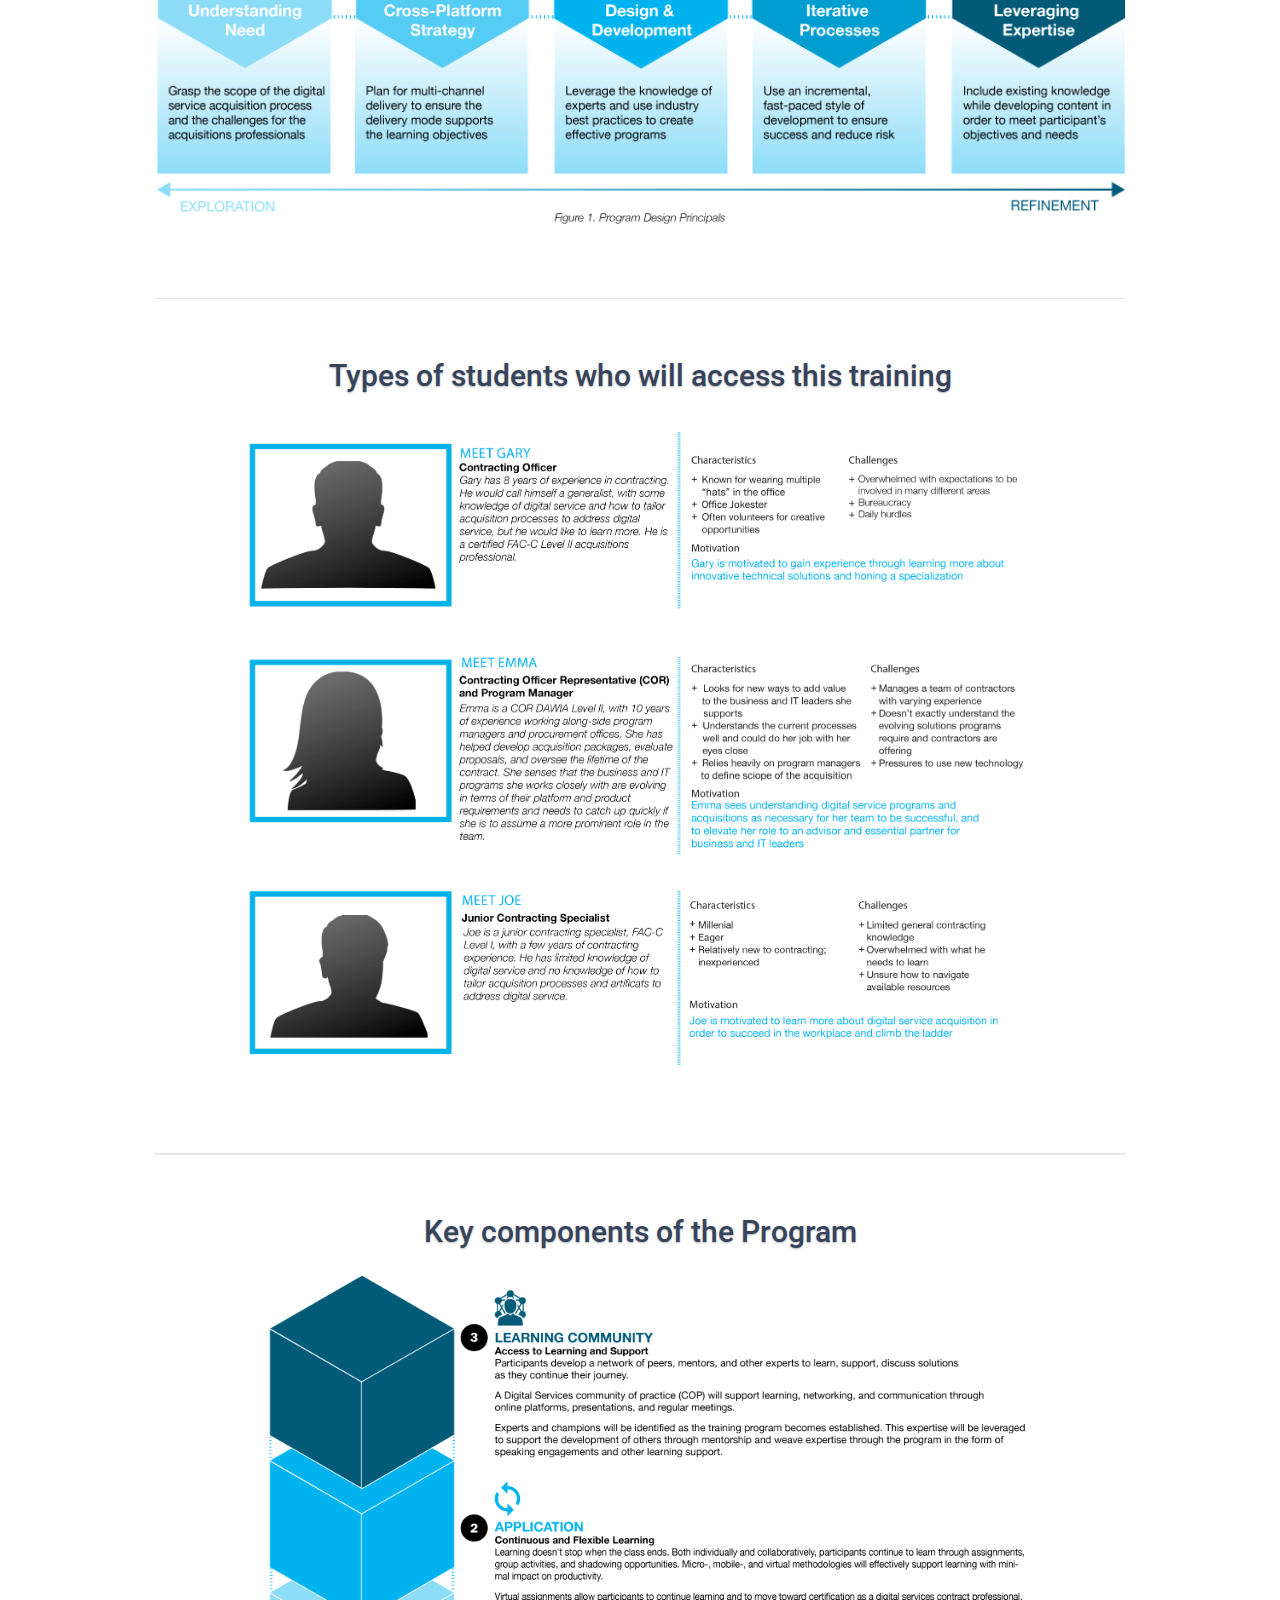
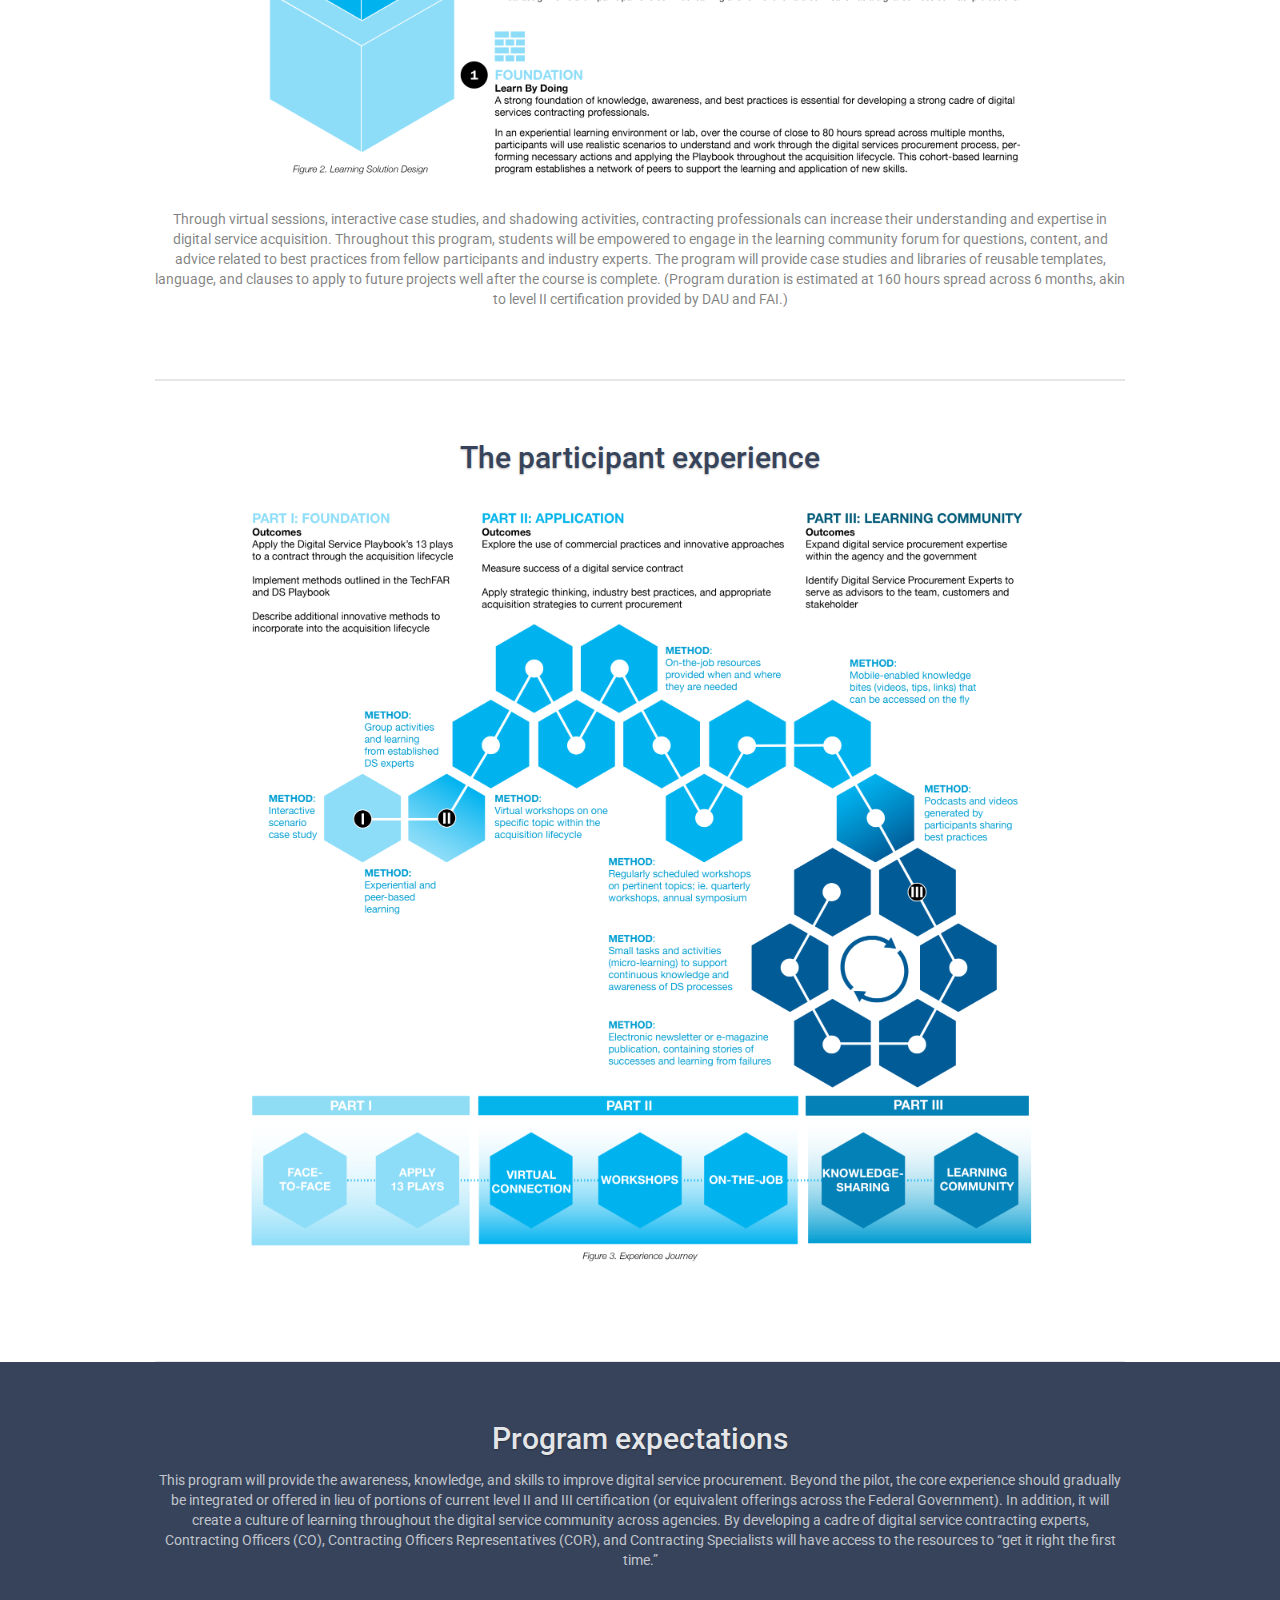
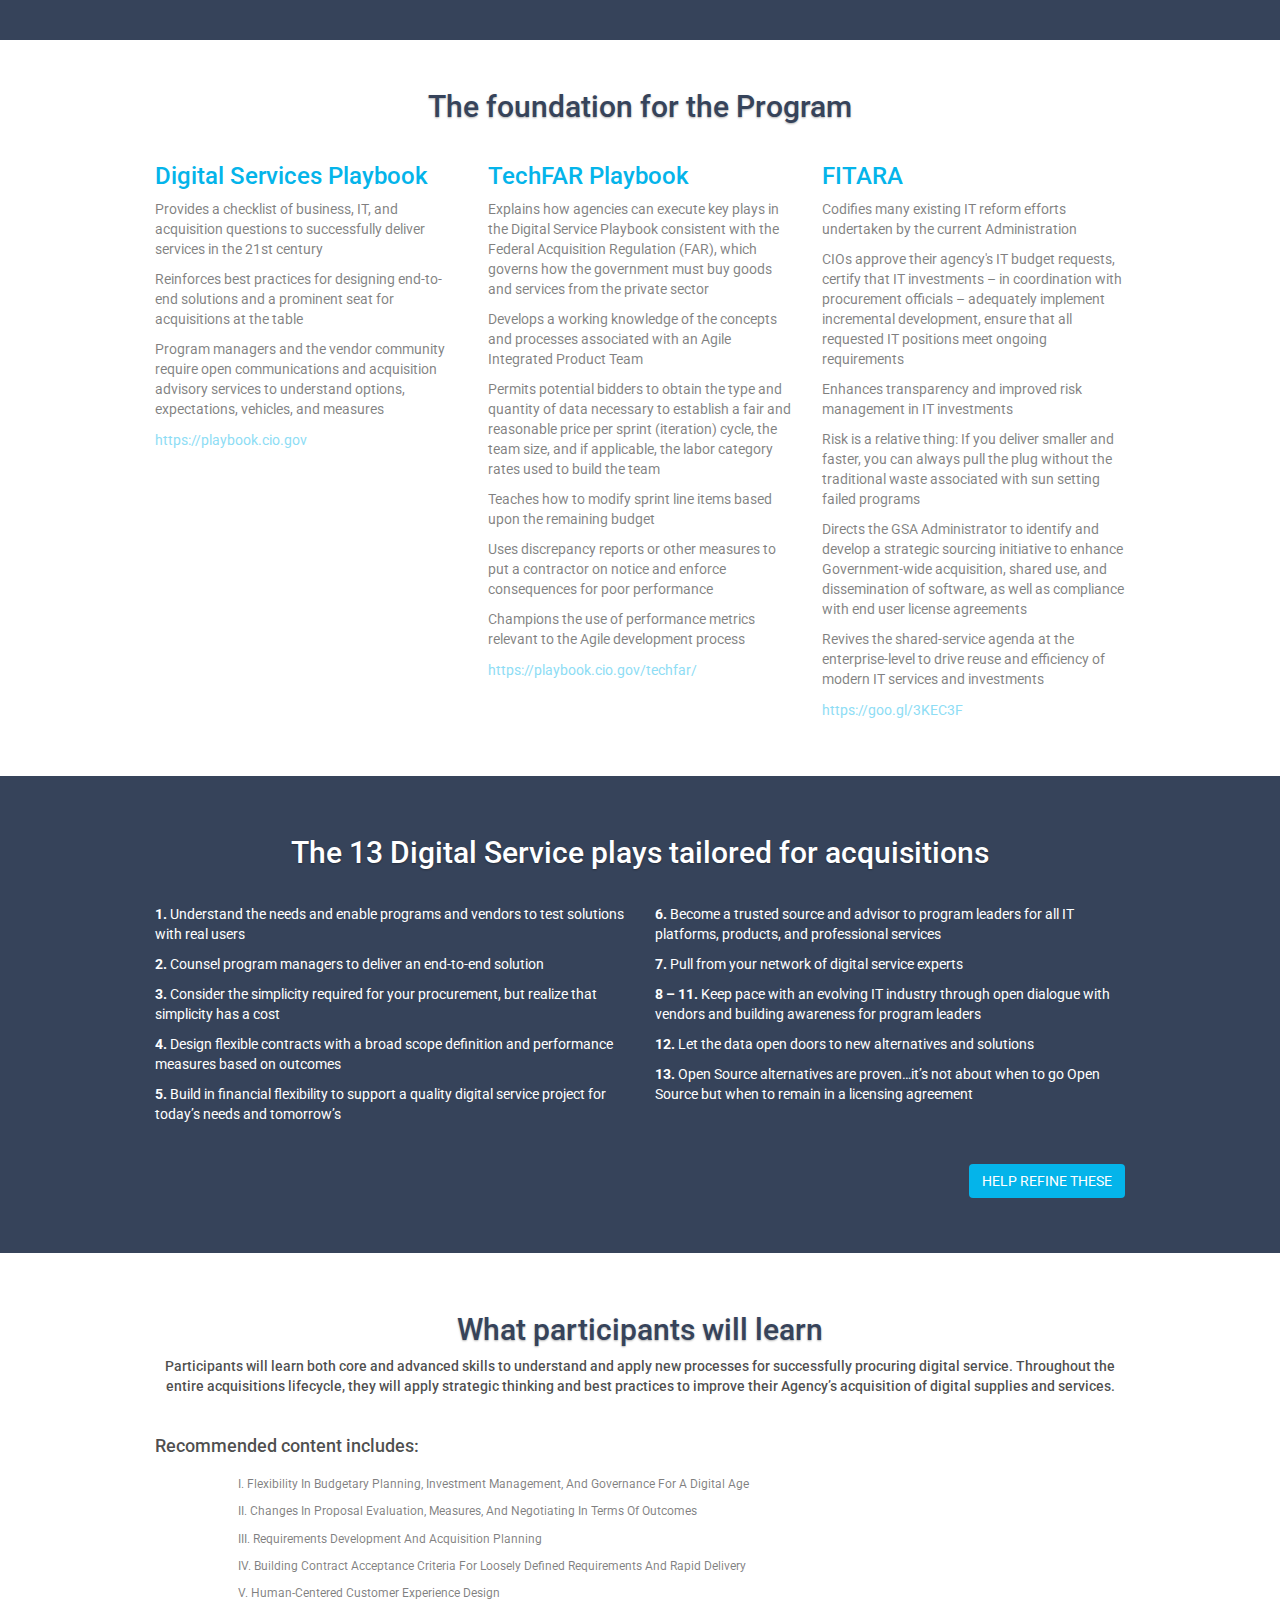
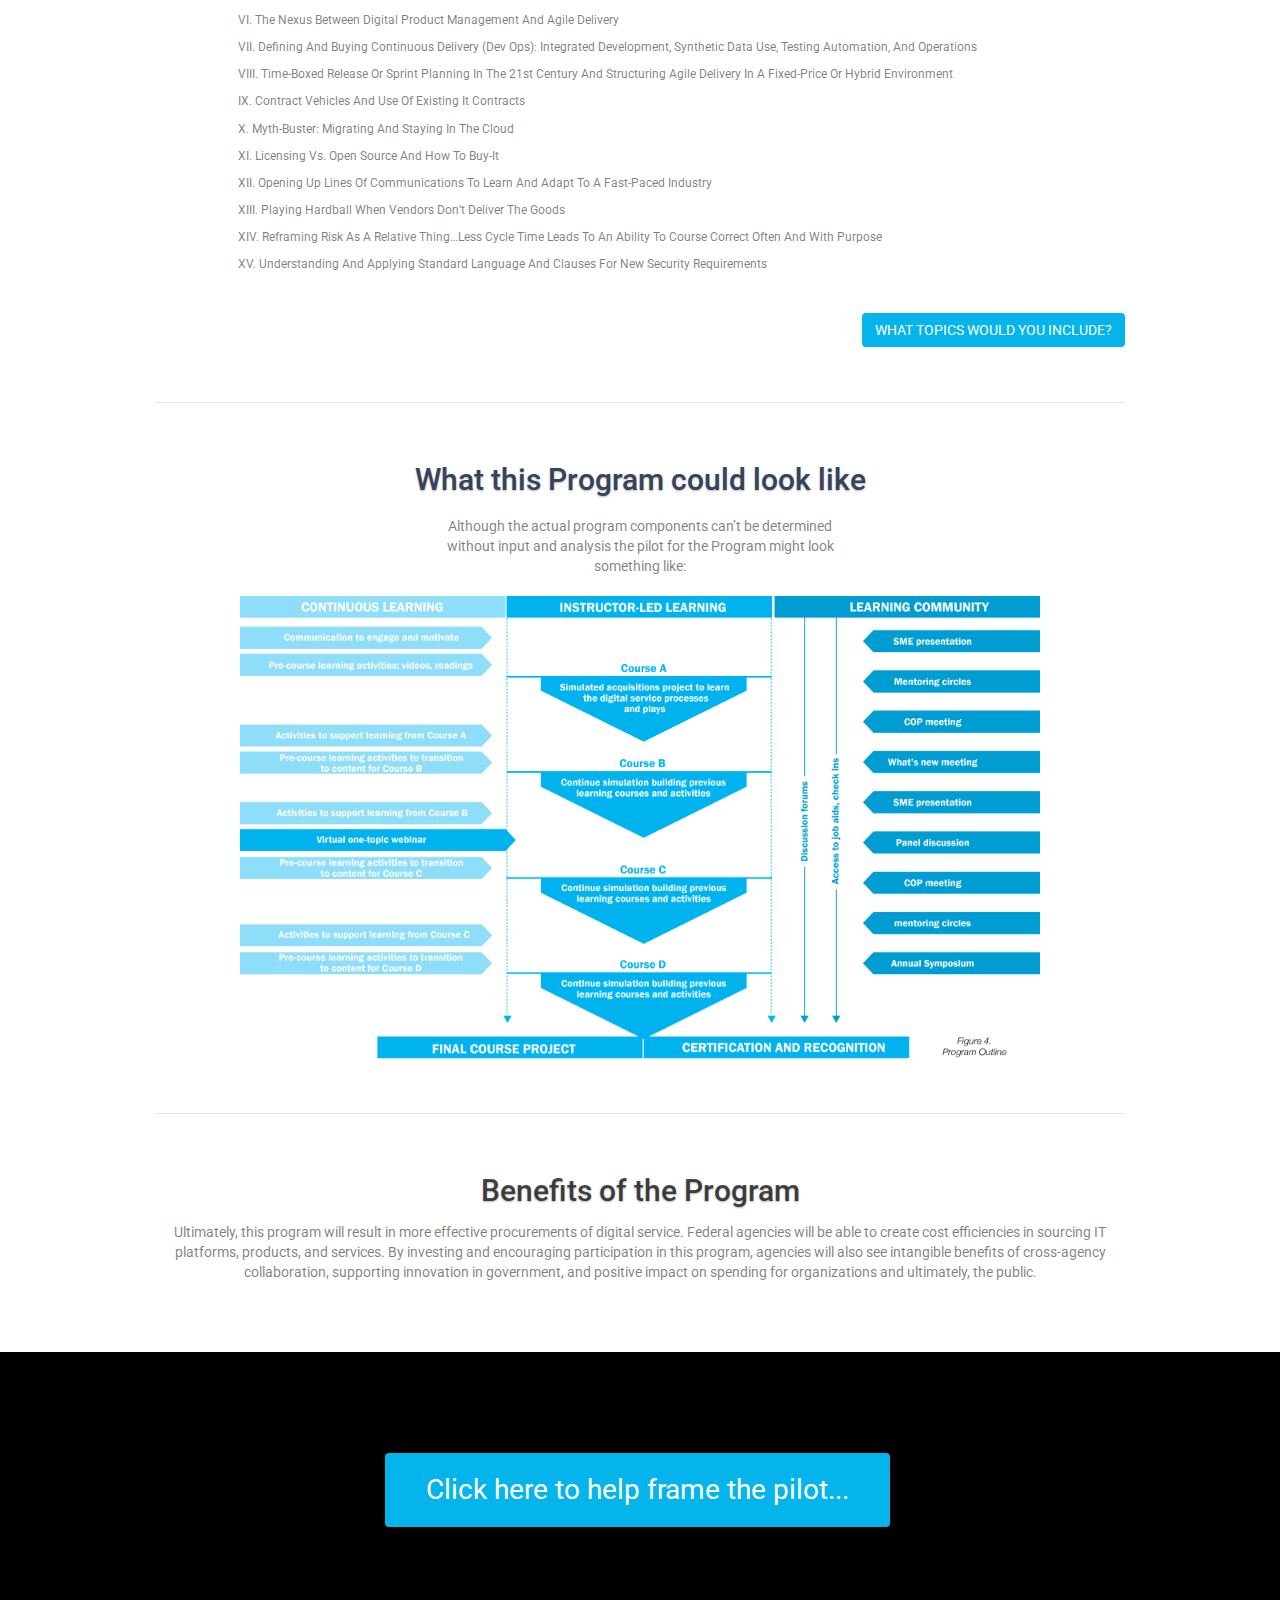
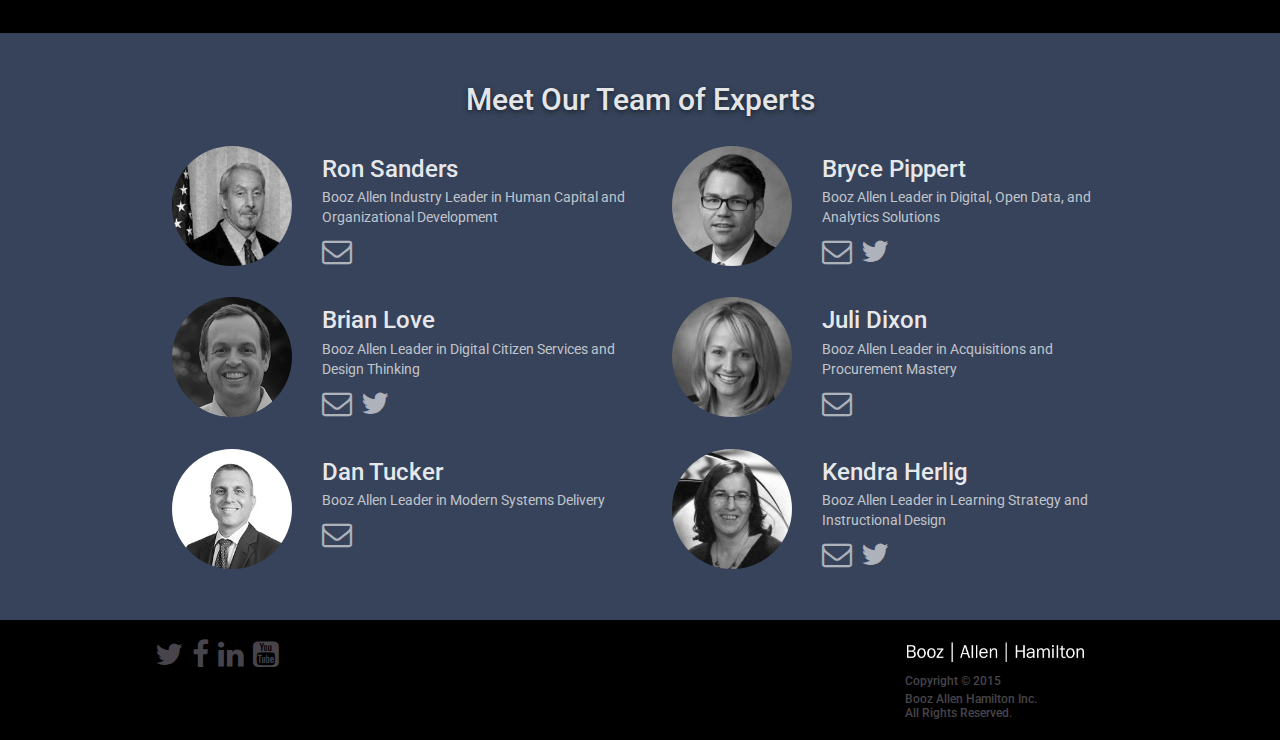
<file: solution.html>
<!doctype html>
<html>

<head>
  <meta charset="utf-8">
  <meta name="keywords" content="">
  <meta name="description" content="">
  <link rel="shortcut icon" type="image/png" href="favicon.png" />
  <meta name="viewport" content="width=device-width, initial-scale=1, user-scalable=0">
  <link rel="stylesheet" type="text/css" href="./css/bootstrap.css">
  <link rel="stylesheet" id="ppstyle" type="text/css" href="style.css">
  <link rel='stylesheet' href='./css/font-awesome.min.css' />
  <link href='http://fonts.googleapis.com/css?family=Roboto&subset=latin,latin-ext' rel='stylesheet' type='text/css'>
  <link href='http://fonts.googleapis.com/css?family=Vollkorn&subset=latin,latin-ext' rel='stylesheet' type='text/css'>
  <script src="./js/jquery-2.1.0.min.js"></script>
  <script src="./js/bootstrap.js"></script>
  <script src="./js/blocs.js"></script>

  <!-- Google Analytics -->
  <script>
    (function(i, s, o, g, r, a, m) {
      i['GoogleAnalyticsObject'] = r;
      i[r] = i[r] || function() {
        (i[r].q = i[r].q || []).push(arguments)
      }, i[r].l = 1 * new Date();
      a = s.createElement(o),
        m = s.getElementsByTagName(o)[0];
      a.async = 1;
      a.src = g;
      m.parentNode.insertBefore(a, m)
    })(window, document, 'script', '//www.google-analytics.com/analytics.js', 'ga');

    ga('create', 'UA-63076956-2', 'auto', {
      'cookiePath': '/digital-service-academy/'
    });
    ga('send', 'pageview');
  </script>
  <!-- Google Analytics END -->

  <title>Solution - Digital Service Academy</title>
</head>

<body>
  <!-- Main container -->
  <div class="page-container">

    <!-- Navigation Bloc -->
    <div id="b-nav" class="bloc-container">
      <div id="bloc-nav" class="d-mode">
        <div class="bloc bgc-black d-bloc navbar-fixed-top" id="nav-bloc">
          <div class="container">
            <nav class="navbar row">
              <div class="navbar-header">
                <a class="navbar-brand" href="http://www.bah.com">
                  <img src="img/booz-allen-logo.png" height="25px" />
                </a>
                <button id="nav-toggle" type="button" class="ui-navbar-toggle navbar-toggle" data-toggle="collapse" data-target=".navbar-1">
                  <span class="sr-only">Toggle navigation</span>
                  <span class="icon-bar"></span>
                  <span class="icon-bar"></span>
                  <span class="icon-bar"></span>
                </button>
              </div>
              <div class="collapse navbar-collapse navbar-1">
                <ul class="site-navigation nav navbar-nav">
                  <li>
                    <a href="index.html">Challenge</a>
                  </li>
                  <li>
                    <a href="solution.html">Solution</a>
                  </li>
                  <li>
                    <a href="pilot.html">Pilot &amp; Scale</a>
                  </li>
                </ul>
              </div>
            </nav>
          </div>
        </div>
      </div>
    </div>
    <!-- Navigation Bloc END -->

    <!-- bloc-12 -->
    <div class="bloc bgc-black b-parallax bg-course2-blue3 d-bloc" id="bloc-12">
      <div class="container bloc-xxl">
        <div class="row">
          <div class="col-sm-12">
            <h1 class="mg-md text-center  lg-shadow">
              <strong>The Solution</strong>
            </h1>
            <h3 class="mg-md text-center">
              Designing an innovative and effective learning solution
            </h3>
          </div>
        </div>
      </div>
    </div>
    <!-- bloc-12 END -->

    <!-- main-one -->
    <div class="bloc bgc-black d-bloc" id="main-one">
      <div class="container bloc-md">
        <div class="row">
          <div class="col-sm-12">
            <h4 class="sm-shadow  text-left mg-lg">
              The process of procuring digital service is not simple. It requires a complex and thorough learning solution that leverages existing curricula and delivery mechanisms provided by the Defense Acquisition University (DAU) and Federal Acquisition Institute
              (FAI). The Digital Academy for contracting professionals (i.e., the Program) must have a foundation of industry best practices and skills while including a variety of delivery methods to encourage continuous learning. Creating a support
              network of mentors and industry leaders will expand the capabilities of acquisition professionals for digital service throughout the Federal Government. New concepts in learning program design:
            </h4>
          </div>
        </div>
        <div class="row">
          <div class="col-sm-5">
            <h3 class="text-right  tc-cyan-process mg-sm">
              Designed for Busy People
            </h3>
          </div>
          <div class="col-sm-7">
            <blockquote>
              <p>
                Programs need to build skills through a variety of learning activities designed to effectively meet the learning goals through the most efficient means; estimated commitment for the pilot is 80 hours over four to six months
              </p>
            </blockquote>
          </div>
        </div>
        <div class="row">
          <div class="col-sm-5">
            <h3 class="text-right  mg-sm tc-cyan-process">
              Learn by Doing
            </h3>
          </div>
          <div class="col-sm-7">
            <blockquote>
              <p>
                Adults learn best by doing; interactive case studies and similar solutions allow application of new skills and practices in a safe learning environment
              </p>
            </blockquote>
          </div>
        </div>
        <div class="row">
          <div class="col-sm-5">
            <h3 class="text-right  mg-sm tc-cyan-process">
              Guidance and Support
            </h3>
          </div>
          <div class="col-sm-7">
            <blockquote>
              <p class="text-left ">
                With social media and easy access to knowledge, participants can easily learn from a peers, experts, and mentors
              </p>
            </blockquote>
          </div>
        </div>
        <div class="row">
          <div class="col-sm-5">
            <h3 class="text-right  mg-sm tc-cyan-process">
              Demonstrable Skills
            </h3>
          </div>
          <div class="col-sm-7">
            <blockquote>
              <p class="text-left ">
                Rewards, recognition, and certification all increase motivation and a sense achievement in demonstrating skills and using knowledge
                <br />
                <br />Rewards, recognition, and certification all increase motivation and a sense achievement in demonstrating skills and using knowledge
              </p>
            </blockquote>
          </div>
        </div>
      </div>
    </div>
    <!-- main-one END -->

    <!-- bloc-14 -->
    <div class="bloc bgc-white l-bloc" id="bloc-14">
      <div class="container bloc-md">
        <div class="row">
          <div class="col-sm-12">
            <h2 class="text-center sm-shadow mg-sm tc-charcoal">
              How we designed the Program
            </h2>
          </div>
        </div>
        <div class="row">
          <div class="col-sm-12">
            <p class="text-center mg-md ">
              Our design of the learning program for Digital Service Acquisitions Professionals uses the processes in the Digital Service Playbook as a baseline; human-centered design and iterative program development will ensure that the program meets the student
              needs and adds a digital service core-plus specialization for contracting professionals under the Federal Acquisition Certification in Contracting (FAC-C) Program issued by OFPP (Office of Federal Procurement Policy).
            </p>
            <img src="img/OFPP-graphics-fig1.png" class="img-responsive center-block" />
          </div>
        </div>
      </div>
    </div>
    <!-- bloc-14 END -->

    <!-- bloc-15 -->
    <div class="bloc bgc-white l-bloc" id="bloc-15">
      <div class="container bloc-md b-divider">
        <div class="row">
          <div class="col-sm-12">
            <h2 class="text-center sm-shadow tc-charcoal mg-sm">
              Types of students who will access this training
            </h2>
          </div>
        </div>
        <div class="row voffset">
          <div class="col-sm-12">
            <img src="img/OFPP-graphics-personas-v11.png" class="img-responsive center-block mg-sm" width="800px" />
          </div>
        </div>
      </div>
    </div>
    <!-- bloc-15 END -->

    <!-- bloc-16 -->
    <div class="bloc bgc-white l-bloc" id="bloc-16">
      <div class="container bloc-md b-divider">
        <div class="row">
          <div class="col-sm-12">
            <h2 class="text-center sm-shadow mg-md tc-charcoal">
              Key components of the Program
            </h2>
          </div>
        </div>
        <div class="row">
          <div class="col-sm-12">
            <img src="img/OFPP-graphics-fig2.png" class="img-responsive center-block mg-md" width="800px" />
            <p class="text-center mg-md ">
              Through virtual sessions, interactive case studies, and shadowing activities, contracting professionals can increase their understanding and expertise in digital service acquisition. Throughout this program, students will be empowered to engage in the
              learning community forum for questions, content, and advice related to best practices from fellow participants and industry experts. The program will provide case studies and libraries of reusable templates, language, and clauses to apply
              to future projects well after the course is complete. (Program duration is estimated at 160 hours spread across 6 months, akin to level II certification provided by DAU and FAI.)
            </p>
          </div>
        </div>
      </div>
    </div>
    <!-- bloc-16 END -->

    <!-- bloc-17 -->
    <div class="bloc bgc-white l-bloc" id="bloc-17">
      <div class="container bloc-md b-divider">
        <div class="row">
          <div class="col-sm-12">
            <h2 class="text-center sm-shadow mg-md tc-charcoal">
              The participant experience
            </h2>
          </div>
        </div>
        <div class="row">
          <div class="col-sm-12">
            <img src="img/OFPP-graphics-fig3.png" class="img-responsive center-block" width="800px" />
          </div>
        </div>
      </div>
    </div>
    <!-- bloc-17 END -->

    <!-- bloc-18 -->
    <div class="bloc bgc-charcoal d-bloc" id="bloc-18">
      <div class="container bloc-md">
        <div class="row">
          <div class="col-sm-12">
            <h2 class="text-center sm-shadow mg-sm">
              Program expectations
            </h2>
          </div>
        </div>
        <div class="row">
          <div class="col-sm-12">
            <p class="text-center mg-md ">
              This program will provide the awareness, knowledge, and skills to improve digital service procurement. Beyond the pilot, the core experience should gradually be integrated or offered in lieu of portions of current level II and III certification (or equivalent
              offerings across the Federal Government). In addition, it will create a culture of learning throughout the digital service community across agencies. By developing a cadre of digital service contracting experts, Contracting Officers (CO),
              Contracting Officers Representatives (COR), and Contracting Specialists will have access to the resources to “get it right the first time.”
            </p>
          </div>
        </div>
      </div>
    </div>
    <!-- bloc-18 END -->

    <!-- bloc-19 -->
    <div class="bloc bgc-white l-bloc" id="bloc-19">
      <div class="container bloc-md">
        <div class="row">
          <div class="col-sm-12">
            <h2 class="text-center sm-shadow mg-clear tc-charcoal">
              The foundation for the Program
            </h2>
          </div>
        </div>
        <div class="row voffset">
          <div class="col-sm-4">
            <h3 class="tc-cyan-process mg-sm">
              Digital Services Playbook
            </h3>
            <p class="mg-sm">
              Provides a checklist of business, IT, and acquisition questions to successfully deliver services in the 21st century
            </p>
            <p class="mg-sm">
              Reinforces best practices for designing end-to-end solutions and a prominent seat for acquisitions at the table
            </p>
            <p class="mg-sm">
              Program managers and the vendor community require open communications and acquisition advisory services to understand options, expectations, vehicles, and measures
            </p> <a href="https://playbook.cio.gov/" class="a-btn a-block ltc-baby-blue" target="_blank">https://playbook.cio.gov</a>
          </div>
          <div class="col-sm-4">
            <h3 class="tc-cyan-process mg-sm">
              TechFAR Playbook
            </h3>
            <p class="mg-sm">
              Explains how agencies can execute key plays in the Digital Service Playbook consistent with the Federal Acquisition Regulation (FAR), which governs how the government must buy goods and services from the private sector
            </p>
            <p class="mg-sm">
              Develops a working knowledge of the concepts and processes associated with an Agile Integrated Product Team
            </p>
            <p class="mg-sm">
              Permits potential bidders to obtain the type and quantity of data necessary to establish a fair and reasonable price per sprint (iteration) cycle, the team size, and if applicable, the labor category rates used to build the team
            </p>
            <p class="mg-sm">
              Teaches how to modify sprint line items based upon the remaining budget
            </p>
            <p class="mg-sm">
              Uses discrepancy reports or other measures to put a contractor on notice and enforce consequences for poor performance
            </p>
            <p class="mg-sm">
              Champions the use of performance metrics relevant to the Agile development process
            </p> <a href="https://playbook.cio.gov/techfar/" class="a-btn a-block ltc-baby-blue" target="_blank">https://playbook.cio.gov/techfar/</a>
          </div>
          <div class="col-sm-4">
            <h3 class="tc-cyan-process mg-sm">
              FITARA
            </h3>
            <p class="mg-sm">
              Codifies many existing IT reform efforts undertaken by the current Administration
            </p>
            <p class="mg-sm">
              CIOs approve their agency's IT budget requests, certify that IT investments – in coordination with procurement officials – adequately implement incremental development, ensure that all requested IT positions meet ongoing requirements
            </p>
            <p class="mg-sm">
              Enhances transparency and improved risk management in IT investments
            </p>
            <p class="mg-sm">
              Risk is a relative thing: If you deliver smaller and faster, you can always pull the plug without the traditional waste associated with sun setting failed programs
            </p>
            <p class="mg-sm">
              Directs the GSA Administrator to identify and develop a strategic sourcing initiative to enhance Government-wide acquisition, shared use, and dissemination of software, as well as compliance with end user license agreements
            </p>
            <p class="mg-sm">
              Revives the shared-service agenda at the enterprise-level to drive reuse and efficiency of modern IT services and investments
            </p> <a href="https://goo.gl/3KEC3F" class="a-btn a-block ltc-baby-blue" target="_blank">https://goo.gl/3KEC3F</a>
          </div>
        </div>
      </div>
    </div>
    <!-- bloc-19 END -->

    <!-- bloc-20 -->
    <div class="bloc bgc-charcoal tc-white" id="bloc-20">
      <div class="container bloc-md">
        <div class="row">
          <div class="col-sm-12">
            <h2 class="text-center sm-shadow mg-sm tc-white">
              The 13 Digital Service plays tailored for acquisitions
            </h2>
          </div>
        </div>
        <div class="row voffset">
          <div class="col-sm-6">
            <p class="text-left">
              <strong>1.</strong> Understand the needs and enable programs and vendors to test solutions with real users
            </p>
            <p class="text-left">
              <strong>2.</strong> Counsel program managers to deliver an end-to-end solution
            </p>
            <p class="text-left">
              <strong>3.</strong> Consider the simplicity required for your procurement, but realize that simplicity has a cost
            </p>
            <p class="text-left">
              <strong>4.</strong> Design flexible contracts with a broad scope definition and performance measures based on outcomes
            </p>
            <p class="text-left">
              <strong>5.</strong> Build in financial flexibility to support a quality digital service project for today&rsquo;s needs and tomorrow&rsquo;s
            </p>
          </div>
          <div class="col-sm-6">
            <p class="text-left">
              <strong>6.</strong> Become a trusted source and advisor to program leaders for all IT platforms, products, and professional services
            </p>
            <p class="text-left">
              <strong>7.</strong> Pull from your network of digital service experts
            </p>
            <p class="text-left">
              <strong>8 – 11.</strong> Keep pace with an evolving IT industry through open dialogue with vendors and building awareness for program leaders
            </p>
            <p class="text-left">
              <strong>12.</strong> Let the data open doors to new alternatives and solutions
            </p>
            <p class="text-left">
              <strong>13.</strong> Open Source alternatives are proven…it&rsquo;s not about when to go Open Source but when to remain in a licensing agreement
            </p>
          </div>
        </div>
        <div class="row voffset">
          <div class="col-sm-6">
            <h3 class="mg-md">
            </h3>
          </div>
          <div class="col-sm-6">
            <a href="https://github.com/booz-allen-hamilton/digital-service-academy/blob/gh-pages/_docs/13_contracting_plays.md" class="btn  pull-right btn-cyan-process" data-placement="top" data-toggle="tooltip" title="Submit them here!" target="_blank">HELP REFINE THESE</a>
          </div>
        </div>
      </div>
    </div>
    <!-- bloc-20 END -->

    <!-- bloc-21 -->
    <div class="bloc bgc-white l-bloc" id="bloc-21">
      <div class="container bloc-md">
        <div class="row">
          <div class="col-sm-12">
            <h2 class="text-center sm-shadow mg-sm tc-charcoal">
              What participants will learn
            </h2>
            <h5 class="text-center  mg-lg">
              Participants will learn both core and advanced skills to understand and apply new processes for successfully procuring digital service. Throughout the entire acquisitions lifecycle, they will apply strategic thinking and best practices to improve their
              Agency&rsquo;s acquisition of digital supplies and services.
            </h5>
            <h4 class="mg-md">
              Recommended content includes:
            </h4>
          </div>
        </div>
        <div class="row">
          <div class="col-sm-1">
            <p class="text-left ">
            </p>
          </div>
          <div class="col-sm-11">
            <p class="text-left ">
              I. Flexibility In Budgetary Planning, Investment Management, And Governance For A Digital Age
            </p>
            <p class="text-left ">
              II. Changes In Proposal Evaluation, Measures, And Negotiating In Terms Of Outcomes
            </p>
            <p class="text-left ">
              III. Requirements Development And Acquisition Planning
            </p>
            <p class="text-left ">
              IV. Building Contract Acceptance Criteria For Loosely Defined Requirements And Rapid Delivery
            </p>
            <p class="text-left ">
              V. Human-Centered Customer Experience Design
            </p>
            <p class="text-left ">
              VI. The Nexus Between Digital Product Management And Agile Delivery
            </p>
            <p class="text-left ">
              VII. Defining And Buying Continuous Delivery (Dev Ops): Integrated Development, Synthetic Data Use, Testing Automation, And Operations
            </p>
            <p class="text-left ">
              VIII. Time-Boxed Release Or Sprint Planning In The 21st Century And Structuring Agile Delivery In A Fixed-Price Or Hybrid Environment
            </p>
            <p class="text-left ">
              IX. Contract Vehicles And Use Of Existing It Contracts
            </p>
            <p class="text-left ">
              X. Myth-Buster: Migrating And Staying In The Cloud
            </p>
            <p class="text-left ">
              XI. Licensing Vs. Open Source And How To Buy-It
            </p>
            <p class="text-left ">
              XII. Opening Up Lines Of Communications To Learn And Adapt To A Fast-Paced Industry
            </p>
            <p class="text-left ">
              XIII. Playing Hardball When Vendors Don&rsquo;t Deliver The Goods
            </p>
            <p class="text-left ">
              XIV. Reframing Risk As A Relative Thing…Less Cycle Time Leads To An Ability To Course Correct Often And With Purpose
            </p>
            <p class="text-left ">
              XV. Understanding And Applying Standard Language And Clauses For New Security Requirements
            </p>
          </div>
        </div>
        <div class="row voffset">
          <div class="col-sm-6">
            <h5 class="mg-clear text-w-md ">
            </h5>
          </div>
          <div class="col-sm-6">
            <a href="https://github.com/booz-allen-hamilton/digital-service-academy/blob/gh-pages/_docs/training_topics_contracting.md" class="btn  pull-right btn-cyan-process" data-placement="top" data-toggle="tooltip" title="Submit them here!" target="_blank">WHAT TOPICS WOULD YOU INCLUDE?</a>
          </div>
        </div>
      </div>
    </div>
    <!-- bloc-21 END -->

    <!-- bloc-22 -->
    <div class="bloc bgc-white l-bloc" id="bloc-22">
      <div class="container bloc-md b-divider">
        <div class="row">
          <div class="col-sm-12">
            <h2 class="text-center sm-shadow mg-md tc-charcoal">
              What this Program could look like
            </h2>
            <p class="text-center mg-md text-w-lg">
              Although the actual program components can&rsquo;t be determined without input and analysis the pilot for the Program might look something like:
            </p>
          </div>
        </div>
        <div class="row">
          <div class="col-sm-12">
            <img src="img/OFPP-graphics-fig4-v11.jpg" class="img-responsive center-block" width="800px" />
          </div>
        </div>
      </div>
    </div>
    <!-- bloc-22 END -->

    <!-- bloc-23 -->
    <div class="bloc bgc-white l-bloc" id="bloc-23">
      <div class="container bloc-md">
        <div class="row">
          <div class="col-sm-12">
            <h2 class="text-center sm-shadow mg-sm">
              Benefits of the Program
            </h2>
          </div>
        </div>
        <div class="row">
          <div class="col-sm-12">
            <p class="text-center mg-md ">
              Ultimately, this program will result in more effective procurements of digital service. Federal agencies will be able to create cost efficiencies in sourcing IT platforms, products, and services. By investing and encouraging participation in this program,
              agencies will also see intangible benefits of cross-agency collaboration, supporting innovation in government, and positive impact on spending for organizations and ultimately, the public.
            </p>
          </div>
        </div>
      </div>
    </div>
    <!-- bloc-23 END -->

    <!-- cta -->
    <div class="bloc bgc-black d-bloc" id="cta">
      <div class="container bloc-lg b-divider">
        <div class="row">
          <div class="col-sm-12">
            <div class="text-center">
              <a href="pilot.html" class="btn   btn-cyan-process btn-xl">Click here to help frame the pilot...</a>
            </div>
          </div>
        </div>
      </div>
    </div>
    <!-- cta END -->

    <!-- contacts -->
    <div class="bloc bgc-charcoal d-bloc" id="contacts">
      <div class="container bloc-md">
        <div class="row">
          <div class="col-sm-12">
            <h2 class="text-center mg-clear lg-shadow">
              Meet Our Team of Experts
            </h2>
          </div>
        </div>
        <div class="row voffset">
          <div class="col-sm-2">
            <img src="img/Ron.jpg" class="img-responsive img-circle pull-right" width="120px" />
          </div>
          <div class="col-sm-4">
            <h3 class="mg-sm">
              Ron Sanders
            </h3>
            <p>
              Booz Allen Industry Leader in Human Capital and Organizational Development
            </p>
            <a href="mailto:sanders_ron@bah.com" target="_blank">
              <span class="fa fa-envelope-o icon icon-mail icon-md pull-left"></span>
            </a>
          </div>
          <div class="col-sm-2">
            <img src="img/Bryce.jpg" class="img-responsive img-circle pull-right" width="120px" />
          </div>
          <div class="col-sm-4">
            <h3 class="mg-sm">
              Bryce Pippert
            </h3>
            <p>
              Booz Allen Leader in Digital, Open Data, and Analytics Solutions
            </p>
            <a href="mailto:pippert_bryce@bah.com" target="_blank">
              <span class="fa fa-envelope-o icon icon-mail icon-md pull-left"></span>
            </a>
            <a href="https://twitter.com/brycepippert" target="_blank">
              <span class="fa fa-twitter icon-md pull-left"></span>
            </a>
          </div>
        </div>
        <div class="row voffset">
          <div class="col-sm-2">
            <img src="img/Brian.jpg" class="img-responsive img-circle pull-right" width="120px" />
          </div>
          <div class="col-sm-4">
            <h3 class="mg-sm">
              Brian Love
            </h3>
            <p>
              Booz Allen Leader in Digital Citizen Services and Design Thinking
            </p>
            <a href="mailto:love_brian@bah.com" target="_blank">
              <span class="fa fa-envelope-o icon icon-mail icon-md pull-left"></span>
            </a>
            <a href="https://twitter.com/blovelax" target="_blank">
              <span class="fa fa-twitter icon-md pull-left"></span>
            </a>
          </div>
          <div class="col-sm-2">
            <img src="img/Juli.jpg" class="img-responsive img-circle pull-right" width="120px" />
          </div>
          <div class="col-sm-4">
            <h3 class="mg-sm">
              Juli Dixon
            </h3>
            <p>
              Booz Allen Leader in Acquisitions and Procurement Mastery
            </p>
            <a href="mailto:dixon_juli@bah.com" target="_blank">
              <span class="fa fa-envelope-o icon icon-mail icon-md pull-left"></span>
            </a>
            <a href="https://twitter.com/blovelax" target="_blank"></a>
          </div>
        </div>
        <div class="row voffset">
          <div class="col-sm-2">
            <img src="img/Dan.jpg" class="img-responsive img-circle pull-right" width="120px" />
          </div>
          <div class="col-sm-4">
            <h3 class="mg-sm">
              Dan Tucker
            </h3>
            <p>
              Booz Allen Leader in Modern Systems Delivery
            </p>
            <a href="mailto:tucker_dan@bah.com" target="_blank"></a>
            <a href="mailto:tucker_dan@bah.com" target="_blank">
              <span class="fa fa-envelope-o icon icon-mail icon-md pull-left"></span>
            </a>
          </div>
          <div class="col-sm-2">
            <img src="img/Kendra.jpg" class="img-responsive img-circle pull-right" width="120px" />
          </div>
          <div class="col-sm-4">
            <h3 class="mg-sm">
              Kendra Herlig
            </h3>
            <p>
              Booz Allen Leader in Learning Strategy and Instructional Design
            </p>
            <a href="mailto:herlig_kendra@bah.com" target="_blank">
              <span class="fa fa-envelope-o icon-md pull-left"></span>
            </a>
            <a href="https://twitter.com/kherlig/" target="_blank">
              <span class="fa fa-twitter icon-md pull-left"></span>
            </a>
          </div>
        </div>
      </div>
    </div>
    <!-- contacts END -->

    <!-- ScrollToTop Button -->
    <a class="bloc-button btn btn-d scrollToTop" onclick="scrollToTarget('1')">
      <span class="fa fa-chevron-up"></span>
    </a>
    <!-- ScrollToTop Button END-->


    <!-- Footer - footer -->
    <div class="bloc bgc-black d-bloc" id="footer">
      <div class="container bloc-sm">
        <div class="row">
          <div class="col-sm-3">
            <a href="http://www.twitter.com/BoozAllen/" target="_blank">
              <span class="fa fa-twitter icon-md pull-left icon-outer-space"></span>
            </a>
            <a href="http://www.facebook.com/boozallen/" target="_blank">
              <span class="fa fa-facebook icon-md pull-left icon-outer-space"></span>
            </a>
            <a href="http://www.linkedin.com/companies/booz-allen-hamilton/custom?trk=copro_tab" target="_blank">
              <span class="fa fa-linkedin icon-md pull-left icon-outer-space"></span>
            </a>
            <a href="http://www.youtube.com/boozallen/" target="_blank">
              <span class="fa fa-youtube-square icon-md pull-left icon-outer-space"></span>
            </a>
          </div>
          <div class="col-sm-3">
            <h3 class="mg-md">
            </h3>
          </div>
          <div class="col-sm-3">
            <h3 class="mg-md">
            </h3>
          </div>
          <div class="col-sm-3">
            <a href="http://www.boozallen.com/" target="_blank">
              <img src="img/booz-allen-logo.png" height="25px" />
            </a>
            <h6 class="text-left mg-sm tc-outer-space">
              Copyright © 2015
            </h6>
            <h6 class="text-left mg-clear tc-outer-space">
              Booz Allen Hamilton Inc.
            </h6>
            <h6 class="text-left mg-clear tc-outer-space">
              All Rights Reserved.
            </h6>
          </div>
        </div>
      </div>
    </div>
    <!-- Footer - footer END -->
  </div>
  <!-- Main container END -->

</body>

</html>
</file>
<file: style.css>
/*-----------------------------------------------------------------------------------*/
/*	    Digital Academy_v11
/*      Built with Blocs
/*-----------------------------------------------------------------------------------*/

body{
	margin:0;
	padding:0;
    background:#FFF;
    overflow-x:hidden;
    -webkit-font-smoothing: antialiased;
}
a:hover{text-decoration: none; cursor:pointer;}

button{outline: none!important;} /* Prevent ugly blue glow on chrome and safari */


a{
	color:lor:#8EDDF5!important;
}
 a:hover{
	color:#000000!important;
	 text-decoration: none;
	 cursor:pointer;
}



/* Globals type styling */
 h1, h2, h3, h4, h5, h6, p, label, .btn, a{
	font-family:Roboto;
}


/* Site container width */

.container{
	max-width:970px;
}

/* = Blocs
-------------------------------------------------------------- */

.bloc{
	width:100%;
	clear:both;
	background: 50% 50% no-repeat;
	padding:0 50px;
	-webkit-background-size: cover;
	-moz-background-size: cover;
	-o-background-size: cover;
	background-size: cover;
}
.bloc .container{
	padding-left:0;
	padding-right:0;
}


/* Sizes */

.bloc-xxl{
	padding:200px 50px;
}
.bloc-lg{
	padding:100px 50px;
}
.bloc-md{
	padding:50px;
}
.bloc-sm{
	padding:20px 50px;
}


/* Background Effects */

.b-parallax{
	background-attachment:fixed;
}


/* Dark theme */

.d-bloc{
	color:rgba(255,255,255,.7);
}
.d-bloc button:hover{
	color:rgba(255,255,255,.9);
}
.d-bloc h1, .d-bloc h2, .d-bloc h3, .d-bloc h4,.d-bloc h5, .d-bloc h6, .d-bloc .ico{
	color:rgba(255,255,255,.9);
}
.d-bloc .icon-round,.d-bloc .icon-square,.d-bloc .icon-rounded,.d-bloc .icon-semi-rounded-a,.d-bloc .icon-semi-rounded-b{
	border-color:rgba(255,255,255,.9);
}
.d-bloc .divider-h span{
	border-color:rgba(255,255,255,.2);
}
.d-bloc a{
	color:rgba(255,255,255,.6);
}
.d-bloc a:hover{
	color:rgba(255,255,255,1);
}
.d-bloc .navbar-toggle .icon-bar{
	background:rgba(255,255,255,1);
}
.d-bloc .btn-wire,.d-bloc .btn-wire:hover{
	color:rgba(255,255,255,1);
	border-color:rgba(255,255,255,1);
}
.d-bloc .panel{
	color:rgba(0,0,0,.5);
}
.d-bloc .panel button:hover{
	color:rgba(0,0,0,.7);
}
.d-bloc .panel h1,.d-bloc .panel h2, .d-bloc .panel h3, .d-bloc .panel h4, .d-bloc .panel h5, .d-bloc .panel h6, .d-bloc .ico{
	color:rgba(0,0,0,.7);
}
.d-bloc .panel icon{
	border-color:rgba(0,0,0,.7);
}
.d-bloc .panel .divider-h span{
	border-color:rgba(0,0,0,.1);
}
.d-bloc .panel a{
	color:rgba(0,0,0,.6);
}
.d-bloc .panel a:hover{
	color:rgba(0,0,0,1);
}
.d-bloc .panel .btn-wire, .d-bloc .panel .btn-wire:hover{
	color:rgba(0,0,0,.7);
	border-color:rgba(0,0,0,.3);
}


/* Light theme */

.l-bloc{
	color:rgba(0,0,0,.5);
}
.l-bloc button:hover{
	color:rgba(0,0,0,.7);
}
.l-bloc h1,.l-bloc h2,.l-bloc h3,.l-bloc h4,.l-bloc h5, .l-bloc h6, .l-bloc .ico{
	color:rgba(0,0,0,.7);
}
.l-bloc .icon-round,.l-bloc .icon-square,.l-bloc .icon-rounded,.l-bloc .icon-semi-rounded-a,.l-bloc .icon-semi-rounded-b{
	border-color:rgba(0,0,0,.7);
}
.l-bloc .divider-h span{
	border-color:rgba(0,0,0,.1);
}
.l-bloc a{
	color:rgba(0,0,0,.6);
}
.l-bloc a:hover{
	color:rgba(0,0,0,1);
}
.l-bloc .navbar-toggle .icon-bar{
	color:rgba(0,0,0,.6);
}
.l-bloc .btn-wire, .l-bloc .btn-wire:hover{
	color:rgba(0,0,0,.7);
	border-color:rgba(0,0,0,.3);
}

/* Row Margin Offsets */

.voffset{
	margin-top:30px;
}
.voffset-md{
	margin-top:50px;
}
/* Dividers */

.b-divider{
	border-top:1px solid rgba(0,0,0,.1);
	border-bottom:1px solid rgba(0,0,0,.1);
}

/* Bloc text custom styling */

#home-hero h1{
	font-size: 70px;
	font-weight: 700;
	font-family: Vollkorn;
}
#bloc-5 h3{
	font-size: 20px;
	line-height: 30px;
}
#bloc-12 h1{
	font-size: 70px;
	font-weight: 700;
	font-family: Vollkorn;
}
#main-one h4{
	line-height: 22px;
}
#main-one h3{
	line-height: 30px;
}
#main-one p{
	font-size: 14px;
	line-height: 20px;
}
#bloc-14 p{
	font-size: 14px;
	line-height: 20px;
}
#bloc-16 p{
	font-size: 14px;
	line-height: 20px;
}
#bloc-18 p{
	font-size: 14px;
	line-height: 20px;
}
#bloc-21 h5{
	line-height: 20px;
}
#bloc-21 p{
	font-size: 12px;
}
#bloc-23 p{
	font-size: 14px;
	line-height: 20px;
}
#bloc-29 p{
	font-size: 14px;
	line-height: 20px;
}
#bloc-29 h4{
	font-size: 14px;
	line-height: 20px;
}
#bloc-30 h5{
	line-height: 20px;
}
#bloc-30 p{
	font-size: 11px;
	line-height: 12px;
}
#bloc-31 h4{
	font-size: 14px;
	line-height: 20px;
}

/* = NavBar
-------------------------------------------------------------- */

.navbar-nav li a:hover{
	color: white !important;
}



.navbar{
	margin-bottom: 0;
}
.navbar-brand{
	height:auto;
	padding:15px 15px;
	font-size:25px!important;
	font-weight:normal;
	font-weight:600;
}
.navbar-brand img{
	max-height: 200px;
	margin: 0 5px 0 0;
	display:inline;
}
.navbar-brand{
	padding: 15px 15px;
}
.navbar .nav{
	padding-top: 2px;
	margin-right: -16px;
	float:right;
	z-index:1;
}
.nav > li{
	float:left;
	margin-top:4px;
	font-size:16px;
}
.navbar-nav .open .dropdown-menu > li > a{
	text-align: inherit;
}
.nav > li a:hover, .nav > li a:focus{
	background:transparent;
}
.navbar-toggle{
	margin: 10px 10px 0 0;
	border: 0px;
}
.navbar-toggle:hover{
	background:transparent!important;
}
.navbar-toggle .icon-bar{
	background-color: rgba(0,0,0,.5);
	width: 26px;
}
 /* Inverted navbar */

.nav-invert .navbar .nav{
	float:left;
}
.nav-invert .navbar-header, .nav-invert .navbar-brand{
	float:right;
}
@media (min-width: 768px){
	.site-navigation{
		position:absolute;
		top:50%;
		right:20px;
		transform:translate(0, -50%);
		-webkit-transform:translateY(-50%);
	}
	.nav-invert .site-navigation{
		left:20px;
		right:0;
	}
	.nav-center{
		text-align:center;
	}
	.nav-center .navbar-header{
		width:100%;
	}
	.nav-center .navbar-header, .nav-center .navbar-brand, .nav-center .nav > li{
		float: none;
		display:inline-block;
	}
	.nav-center .site-navigation{
		position:relative;
		width:100%;
		margin-top:20px;
	}
}
.nav > li > .dropdown a{
	background: none!important;
	display: block;
	padding: 10px 15px;
}

nav .caret{
	margin: 0 5px;
}

/* = Bric adjustment margins
-------------------------------------------------------------- */

.mg-clear{
	margin:0;
}
.mg-sm{
	margin-top:10px;
	margin-bottom:5px;
}
.mg-md{
	margin-top:10px;
	margin-bottom:20px;
}
.mg-lg{
	margin-top:10px;
	margin-bottom:40px;
}
img.mg-sm,img.mg-md,img.mg-lg{
	margin-top: 0;
}
img.mg-sm{
	margin-bottom:10px;
}
img.mg-md{
	margin-bottom:30px;
}
img.mg-lg{
	margin-bottom:50px;
}

/* = Buttons
-------------------------------------------------------------- */

.btn{
	margin: 0 5px 5px 0;
}
.btn.pull-right{
	margin: 0 0 5px 5px;
}
.btn-d,.btn-d:hover,.btn-d:focus{
	color:#FFF!important;
	background:rgba(0,0,0,.3);
}

/* Prevent ugly blue glow on chrome and safari */
button{
	outline: none!important;
}

.btn-xl{
	padding: 16px 40px;
	font-size: 28px;
}
.a-btn{
	padding: 6px 10px 6px 0;
	line-height: 1.42857143;
	display:inline-block;
}
.text-center .a-btn{
	padding: 6px 0;
}
.a-block{
	width:100%;
	text-align: left;
}
.dropdown a .caret{
	margin:0 0 0 5px}
/* = Icons
-------------------------------------------------------------- */
.icon-md{
	font-size:30px!important;
}


/* = Text & Icon Styles
-------------------------------------------------------------- */
.sm-shadow{
	text-shadow:0 1px 2px rgba(0,0,0,.3);
}
.lg-shadow{
	text-shadow:0 2px 5px rgba(0,0,0,.5);
}
/* = Text Widths
-------------------------------------------------------------- */
.text-w-md{
	max-width:300px;
}
.text-w-lg{
	max-width:400px;
}
.text-center.text-w-sm, .text-center.text-w-md, .text-center.text-w-lg{
	margin-left: auto;
	margin-right: auto;
}


.panel-sq, .panel-sq .panel-heading, .panel-sq .panel-footer{
	border-radius:0;
}
.panel-rd{
	border-radius:30px;
}
.panel-rd .panel-heading{
	border-radius:29px 29px 0 0;
}
.panel-rd .panel-footer{
	border-radius:0 0 29px 29px;
}



/* iFrame */

iframe{
	border:0;
}
/* = Carousel
-------------------------------------------------------------- */

.carousel-control span{
	position: absolute;
	top: 50%;
	z-index: 5;
	display: inline-block;
}
.carousel-control{
	color:#FFF!important;
	text-shadow: none;
}
.carousel-indicators li{
	margin: 0 4px;
}
.carousel-indicators .active{
	margin: 0 4px -1px;
}


/* ScrollToTop button */

.scrollToTop{
	width:40px;
	height:40px;
	position:fixed;
	bottom:20px;
	right:20px;
	opacity: 0;
	z-index: 500;
	transition: all .3s ease-in-out;
}
.scrollToTop span{
	margin-top: 6px;
}
.showScrollTop{
	font-size: 14px;
	opacity: 1;
}

/* = Custom Colour Styling
-------------------------------------------------------------- */

/* Background colour styles */

.bgc-black{
	background-color:#000000;
}
.bgc-charcoal{
	background-color:#36435A;
}
.bgc-white{
	background-color:#ffffff;
}
/* Text colour styles */

.tc-charcoal{
	color:#36435A!important;
}
.tc-cyan-process{
	color:#04B4EA!important;
}
.tc-white{
	color:#ffffff!important;
}
.tc-black{
	color:#000000!important;
}
.tc-outer-space{
	color:#47454B!important;
	!important}/* Button colour styles */

.btn-white{
	background-color:#ffffff;
	color:rgba(0,0,0,.4)!important;
}
.btn-white:hover{
	background-color:#dedede;
	color:rgba(0,0,0,.4)!important;
}
.btn-cyan-process{
	background:#04B4EA;
	color:#FFFFFF!important;
}
.btn-cyan-process:hover{
	background:#0390bb;
	color:#FFFFFF!important;
}
/* Link colour styles */

.ltc-baby-blue{
	color:#8EDDF5!important;
}
.ltc-baby-blue:hover{
	color:#72b1c4!important;
}
/* Icon colour styles */

.icon-outer-space{
	color:#47454B!important;
	border-color:#47454B!important;
}

/* Bloc image backgrounds */

.bg-path-overlay{
	background-image:url("img/path-overlay.png");
}
.bg-course{
	background-image:url("img/course.jpeg");
}
.bg-course2{
	background-image:url("img/course2.jpeg");
}
.bg-course-blue3{
	background-image:url("img/course-blue3.jpg");
}
.bg-course2-blue3{
	background-image:url("img/course2-blue3.jpg");
}
.bg-pilot-blue3{
	background-image:url("img/pilot-blue3.jpg");
}



/* = Mobile adjustments 
-------------------------------------------------------------- */
@media (max-width: 768px)
{
    .container{width:100%;}
    .b-parallax{background-attachment:scroll;}
    .page-container, #hero-bloc{overflow-x: hidden;position: relative;} /* Prevent unwanted side scroll on mobile */  
}
@media (max-width: 767px)
{
    .page-container{
        overflow-x: hidden;
        position:relative;
    }
    h1,h2,h3,h4,h5,h6,p{
        padding-left:10px!important; 
        padding-right:10px!important; 
    }
    #hero-bloc h1{
        font-size:40px;
    }
    #hero-bloc h2{
        font-size:34px;
    }
    #hero-bloc h3{
        font-size:25px;
    }
    .bloc{
        padding-left: 0; 
        padding-right: 0;  
        -webkit-background-size: auto 200%;
        -moz-background-size: auto 200%;
        -o-background-size: auto 200%;
        background-size: auto 200%;
    }
    .bloc, .bloc .text-right{
        text-align: center!important;
    }
    .b-parallax{
        background-attachment:scroll;
    }
    
    .navbar .nav{
        padding-top: 0;
        border-top:1px solid rgba(0,0,0,.2);
        float:none!important;
    }
    .navbar.row{
        margin-left: 0;
        margin-right: 0;
    }
    .site-navigation{
	   position:inherit;
	   transform:none;
	   -webkit-transform:none;
	   -ms-transform:none;
    }  
    .nav > li{
        margin-top: 0;
        border-bottom:1px solid rgba(0,0,0,.1);
        background:rgba(0,0,0,.05);
        text-align: left;
        width:100%;
    }
    .nav > li:hover{
        background:rgba(0,0,0,.08);
    }
    #hero-bloc .navbar .nav{
        background:rgba(0,0,0,.8);
    }
    #hero-bloc .navbar .nav a{
        color:rgba(255,255,255,.6);
    }
    .hero{
        padding:50px 0;
    }
    .hero-nav{
        left:-1px;
        right:-1px;
    }
    .navbar-collapse{
        padding:0;
        overflow-x: hidden;
        -webkit-box-shadow: none;
        box-shadow: none;
    }
    .navbar-brand img{
        max-height: 40px;
        width:auto;
        margin: -10px 10px 0 0;    
    }
    .nav-invert .navbar-header{
        float: none;
        width:100%;
    }
    .nav-invert .navbar-toggle{
        float:left; 
    }
    .btn.pull-left, .btn.pull-right{
       float:none!important; 
    }
    .bloc-group .bloc{
         display:block;
         width:100%;
     }
    .bloc-tile-2 .container, .bloc-tile-3 .container, .bloc-tile-4 .container{
	   padding-left: 10px;
	   padding-right: 10px;
    }
    .bloc-xxl,.bloc-xl,.bloc-lg{
        padding: 40px 0;
    }
    .bloc-sm,.bloc-md{
        padding-left: 0; 
        padding-right: 0;
    }
    .a-block{
        text-align: center;
    }
    .btn-dwn{
       display:none; 
    }
    .voffset{
        margin-top:5px;
    }
    .voffset-md{
        margin-top:20px;
    }
    .voffset-lg{
        margin-top:30px;
    }
    form{
        padding:5px;
    }
    .col-xs-2, .col-sm-2, .col-md-2, .col-lg-2, .col-xs-3, .col-sm-3, .col-md-3, .col-lg-3, .col-xs-4, .col-sm-4, .col-md-4, .col-lg-4, .col-xs-5, .col-sm-5, .col-md-5, .col-lg-5, .col-xs-6, .col-sm-6, .col-md-6, .col-lg-6, .col-xs-7, .col-sm-7, .col-md-7, .col-lg-7, .col-xs-8, .col-sm-8, .col-md-8, .col-lg-8, .col-xs-9, .col-sm-9, .col-md-9, .col-lg-9, .col-xs-10, .col-sm-10, .col-md-10, .col-lg-10, .col-xs-11, .col-sm-11, .col-md-11, .col-lg-11, .col-xs-12, .col-sm-12, .col-md-12, .col-lg-12 {
        margin-top: 50px;
        margin-bottom: 50px;
    }
}
</file>
